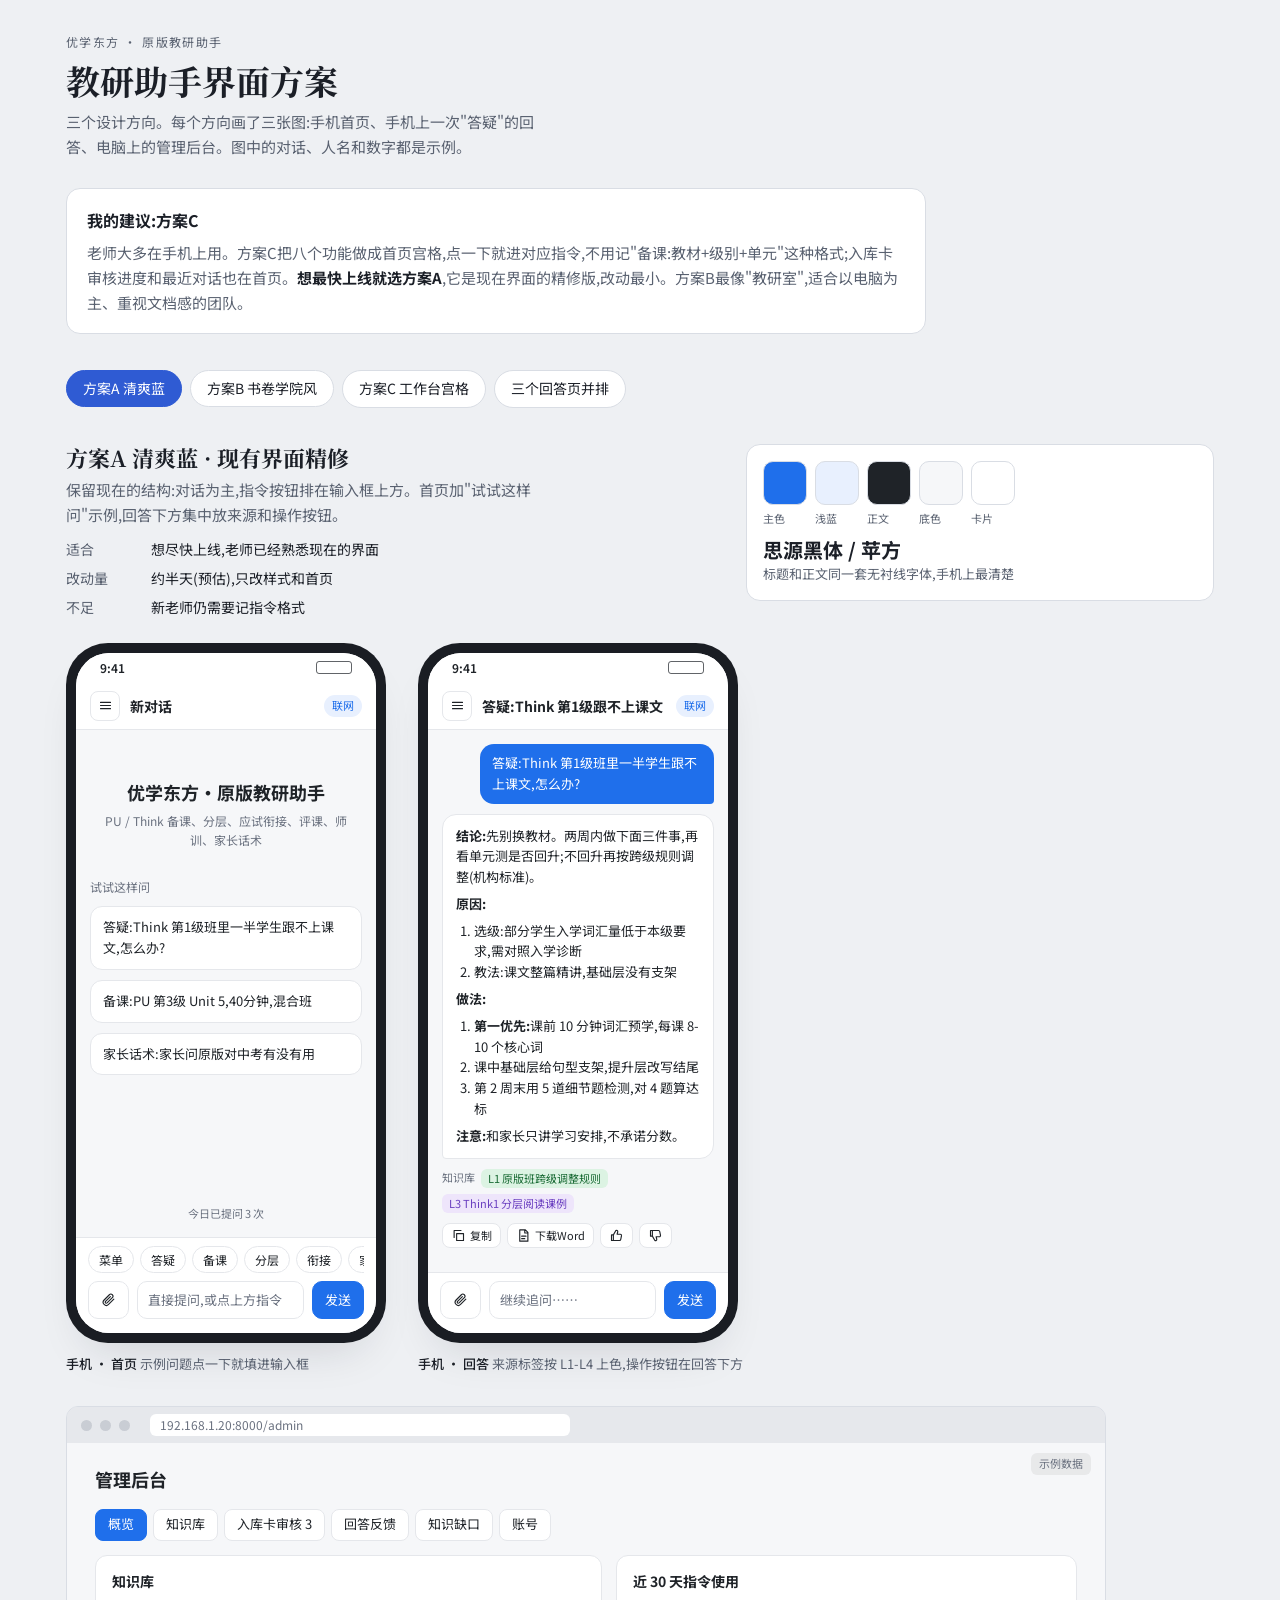
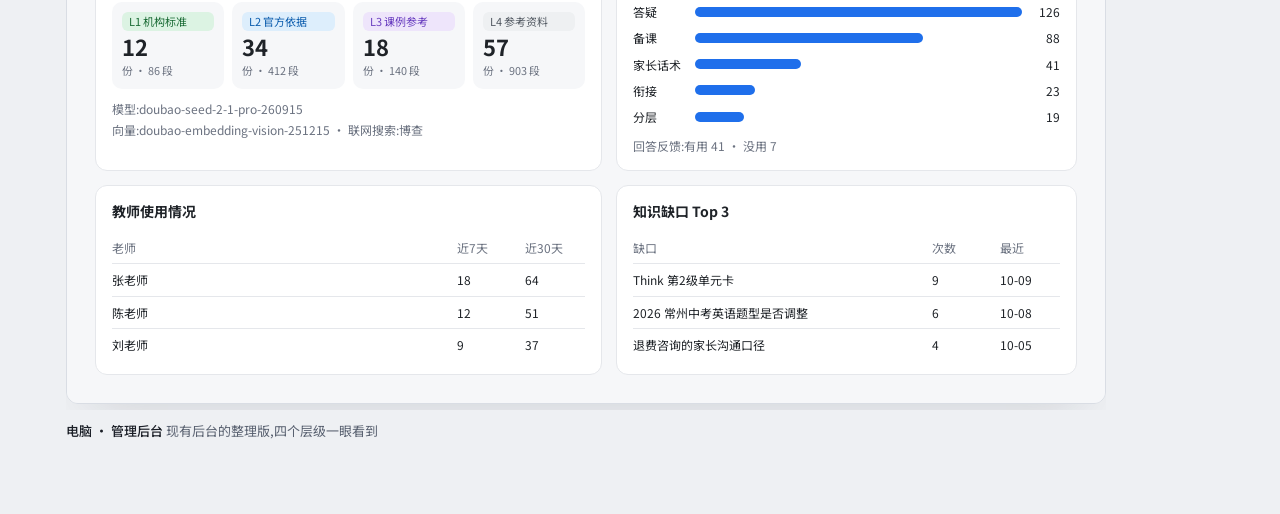
<file: design/界面效果图.html>
<!doctype html>
<html lang="zh-CN">
<head>
<meta charset="utf-8">
<meta name="viewport" content="width=device-width, initial-scale=1, viewport-fit=cover">
<title>教研助手界面方案</title>
<link rel="preconnect" href="https://fonts.googleapis.com">
<link rel="preconnect" href="https://fonts.gstatic.com" crossorigin>
<link rel="stylesheet" href="https://fonts.googleapis.com/css2?family=Noto+Sans+SC:wght@400;500;700&family=Noto+Serif+SC:wght@600;700&display=swap">
<style>
/* 布局:页头 → 建议 → 方案标签页;每个方案先一段说明和色板,再排两部手机和一个浏览器窗口 */
:root {
  --bg: #eef0f3;
  --fg: #1b1f27;
  --muted: #596170;
  --line: #d9dde4;
  --card: #ffffff;
  --accent: #2f5bd3;
  --accent-soft: #e3eafc;
  --bezel: #1a1d23;
  --shadow: rgba(20, 28, 45, .18);
  --font-sans: "Noto Sans SC", "PingFang SC", "Microsoft YaHei", "Hiragino Sans GB", system-ui, sans-serif;
  --font-serif: "Noto Serif SC", "Songti SC", "STSong", "SimSun", serif;
}
@media (prefers-color-scheme: dark) {
  :root:not([data-theme="light"]) {
    --bg: #121418; --fg: #e6e8ec; --muted: #9aa1ad; --line: #2a2e36; --card: #1a1d23;
    --accent: #8aa8ff; --accent-soft: #1f2a45; --bezel: #050608; --shadow: rgba(0, 0, 0, .5);
    color-scheme: dark;
  }
}
:root[data-theme="dark"] {
  --bg: #121418; --fg: #e6e8ec; --muted: #9aa1ad; --line: #2a2e36; --card: #1a1d23;
  --accent: #8aa8ff; --accent-soft: #1f2a45; --bezel: #050608; --shadow: rgba(0, 0, 0, .5);
  color-scheme: dark;
}
* { box-sizing: border-box; }
[hidden] { display: none !important; }
body { margin: 0; background: var(--bg); color: var(--fg); font: 15px/1.65 var(--font-sans); }
.wrap { max-width: 1180px; margin: 0 auto; padding-inline: 16px; padding-block: 32px 72px; display: grid; gap: 28px; }

/* 页头 */
.page-head { display: grid; gap: 8px; }
.eyebrow { font-size: 12px; letter-spacing: .12em; color: var(--muted); }
.page-head h1 { margin: 0; font: 700 clamp(24px, 4vw, 34px)/1.25 var(--font-serif); text-wrap: balance; }
.page-head p { margin: 0; color: var(--muted); max-width: 62ch; }
.advice { background: var(--card); border: 1px solid var(--line); border-radius: 14px; padding: 18px 20px; display: grid; gap: 8px; max-width: 860px; }
.advice h2 { margin: 0; font-size: 16px; }
.advice p { margin: 0; color: var(--muted); }
.advice b { color: var(--fg); }

/* 标签页 */
.tabs { display: flex; gap: 8px; flex-wrap: wrap; position: sticky; top: env(safe-area-inset-top, 0px); z-index: 5; background: var(--bg); padding-block: 8px; }
.tab { font: inherit; font-size: 14px; border: 1px solid var(--line); background: var(--card); color: var(--fg); border-radius: 999px; padding: 6px 16px; cursor: pointer; }
.tab[aria-selected="true"] { background: var(--accent); border-color: var(--accent); color: #fff; }
.tab:focus-visible { outline: 2px solid var(--accent); outline-offset: 2px; }

/* 方案说明 */
.plan { display: grid; gap: 24px; }
.plan-intro { display: grid; grid-template-columns: minmax(0, 1.4fr) minmax(0, 1fr); gap: 24px; align-items: start; }
.plan-intro h2 { margin: 0 0 6px; font: 700 22px/1.3 var(--font-serif); }
.plan-intro p { margin: 0 0 10px; color: var(--muted); max-width: 60ch; }
.facts { display: grid; gap: 6px; margin: 0; padding: 0; list-style: none; font-size: 14px; }
.facts li { display: grid; grid-template-columns: 5.5em minmax(0, 1fr); gap: 8px; }
.facts span { color: var(--muted); }
.swatches { display: grid; gap: 10px; background: var(--card); border: 1px solid var(--line); border-radius: 14px; padding: 16px; }
.swatch-row { display: flex; gap: 8px; flex-wrap: wrap; }
.sw { display: grid; gap: 4px; font-size: 11px; color: var(--muted); font-variant-numeric: tabular-nums; }
.sw i { display: block; width: 44px; height: 44px; border-radius: 10px; border: 1px solid var(--line); }
.type-sample { font-size: 13px; color: var(--muted); }
.type-sample b { display: block; font-size: 20px; color: var(--fg); line-height: 1.3; }

/* 屏幕排布 */
.screens { display: flex; flex-wrap: wrap; gap: 32px; align-items: flex-start; }
.shot { display: grid; gap: 10px; justify-items: start; min-width: 0; }
.cap { font-size: 13px; color: var(--muted); }
.cap b { color: var(--fg); font-weight: 500; }
.desk { width: 100%; }
.scroll-x { overflow-x: auto; max-width: 100%; padding-bottom: 6px; }

/* 手机外框 */
.phone { width: 320px; max-width: 100%; height: 700px; border-radius: 42px; background: var(--bezel); padding: 10px; box-shadow: 0 24px 48px -24px var(--shadow); flex: none; }
.screen { height: 100%; border-radius: 33px; overflow: hidden; display: flex; flex-direction: column; position: relative; }
.sb { height: 30px; flex: none; display: flex; justify-content: space-between; align-items: center; padding: 0 24px; font-size: 12px; font-weight: 600; }
.sb::after { content: ""; width: 34px; height: 11px; border-radius: 3px; border: 1.5px solid currentColor; opacity: .7; }

/* 浏览器外框 */
.browser { width: 1040px; border-radius: 12px; overflow: hidden; border: 1px solid var(--line); box-shadow: 0 24px 48px -28px var(--shadow); }
.chrome { height: 36px; background: #e6e8ec; display: flex; align-items: center; gap: 8px; padding: 0 14px; }
.chrome i { width: 11px; height: 11px; border-radius: 50%; background: #c9cdd4; }
.chrome span { margin-left: 12px; flex: 1; max-width: 420px; height: 22px; border-radius: 6px; background: #fff; color: #6b7280; font-size: 12px; line-height: 22px; padding: 0 10px; }
.sample { position: absolute; top: 10px; right: 14px; font-size: 11px; padding: 2px 8px; border-radius: 6px; background: rgba(0, 0, 0, .06); color: #6b7280; }

.ic { width: 18px; height: 18px; stroke: currentColor; fill: none; stroke-width: 1.8; stroke-linecap: round; stroke-linejoin: round; flex: none; }
.ic.sm { width: 15px; height: 15px; }

/* 层级标签(各方案通用的语义色) */
.tier { display: inline-flex; align-items: center; gap: 4px; font-size: 11px; line-height: 1; padding: 4px 7px; border-radius: 6px; white-space: nowrap; }
.t1 { background: #dcf3e3; color: #1a6b35; }
.t2 { background: #ddeefc; color: #0b5cad; }
.t3 { background: #eee5fb; color: #6a3fc0; }
.t4 { background: #eef0f2; color: #545b64; }

/* ================= 方案A:清爽蓝 ================= */
.ta { --p: #1f6feb; --p-soft: #e8f0fe; --ink: #1f2328; --mut: #6b7280; --ln: #e5e7eb; --base: #f6f7f9; --pn: #ffffff;
  background: var(--base); color: var(--ink); font: 13px/1.6 var(--font-sans); }
.ta-top { flex: none; display: flex; align-items: center; gap: 10px; padding: 8px 14px; background: var(--pn); border-bottom: 1px solid var(--ln); }
.ta-top b { flex: 1; font-size: 14px; white-space: nowrap; overflow: hidden; text-overflow: ellipsis; }
.ta-iconbtn { width: 30px; height: 30px; border: 1px solid var(--ln); border-radius: 8px; display: grid; place-items: center; }
.ta-badge { font-size: 11px; padding: 2px 8px; border-radius: 999px; background: var(--p-soft); color: var(--p); }
.ta-body { flex: 1; overflow-y: auto; padding: 14px; display: flex; flex-direction: column; gap: 10px; }
.ta-hello { text-align: center; padding: 34px 6px 10px; }
.ta-hello h3 { margin: 0 0 4px; font-size: 18px; }
.ta-hello p { margin: 0; color: var(--mut); font-size: 12px; }
.ta-label { font-size: 12px; color: var(--mut); margin-top: 8px; }
.ta-sugg { background: var(--pn); border: 1px solid var(--ln); border-radius: 12px; padding: 10px 12px; }
.ta-quota { text-align: center; font-size: 11px; color: var(--mut); margin-top: auto; }
.ta-composer { flex: none; background: var(--pn); border-top: 1px solid var(--ln); padding: 8px 12px 14px; display: grid; gap: 8px; }
.ta-chips { display: flex; gap: 6px; overflow: hidden; }
.ta-chips span { flex: none; font-size: 12px; border: 1px solid var(--ln); border-radius: 999px; padding: 3px 10px; }
.ta-input { display: flex; gap: 8px; align-items: center; }
.ta-input .box { flex: 1; border: 1px solid var(--ln); border-radius: 10px; height: 38px; display: flex; align-items: center; padding: 0 10px; color: var(--mut); }
.ta-input .btn { height: 38px; padding: 0 12px; border-radius: 10px; display: grid; place-items: center; border: 1px solid var(--ln); }
.ta-input .btn.pri { background: var(--p); border-color: var(--p); color: #fff; }
.ta-user { align-self: flex-end; max-width: 86%; background: var(--p); color: #fff; border-radius: 14px 14px 4px 14px; padding: 9px 12px; }
.ta-bot { background: var(--pn); border: 1px solid var(--ln); border-radius: 14px 14px 14px 4px; padding: 11px 13px; display: grid; gap: 6px; }
.ta-bot p { margin: 0; }
.ta-bot ol { margin: 0; padding-left: 18px; }
.ta-bot strong { font-weight: 700; }
.ta-meta { display: flex; flex-wrap: wrap; gap: 6px; align-items: center; font-size: 11px; color: var(--mut); }
.ta-act { display: flex; gap: 6px; }
.ta-act span { border: 1px solid var(--ln); border-radius: 8px; padding: 3px 8px; display: inline-flex; gap: 4px; align-items: center; font-size: 11px; color: var(--ink); background: var(--pn); }
/* A 后台 */
.ta-admin { display: grid; grid-template-columns: 1fr; padding: 22px 28px 28px; gap: 14px; min-height: 560px; position: relative; }
.ta-admin h4 { margin: 0; font-size: 18px; }
.ta-tabs { display: flex; gap: 6px; }
.ta-tabs span { border: 1px solid var(--ln); background: var(--pn); border-radius: 8px; padding: 4px 12px; font-size: 13px; }
.ta-tabs span.on { background: var(--p); color: #fff; border-color: var(--p); }
.ta-grid { display: grid; grid-template-columns: 1.1fr 1fr; gap: 14px; }
.ta-card { background: var(--pn); border: 1px solid var(--ln); border-radius: 12px; padding: 14px 16px; display: grid; gap: 10px; align-content: start; }
.ta-card h5 { margin: 0; font-size: 14px; }
.ta-tiers { display: grid; grid-template-columns: repeat(4, 1fr); gap: 8px; }
.ta-stat { background: var(--base); border-radius: 10px; padding: 10px; display: grid; gap: 2px; font-variant-numeric: tabular-nums; }
.ta-stat b { font-size: 22px; line-height: 1.2; }
.ta-stat small { color: var(--mut); }
.bars { display: grid; gap: 7px; font-size: 12px; font-variant-numeric: tabular-nums; }
.bar { display: grid; grid-template-columns: 4.5em minmax(0, 1fr) 2.5em; gap: 8px; align-items: center; }
.bar i { display: block; height: 10px; border-radius: 5px; }
.ta .bar i { background: var(--p); }
.bar em { font-style: normal; text-align: right; }
.ta-cfg { font-size: 12px; color: var(--mut); display: grid; gap: 2px; }
.rows { display: grid; font-size: 12px; font-variant-numeric: tabular-nums; }
.rows div { display: grid; grid-template-columns: minmax(0, 1fr) 5em 5em; gap: 8px; padding: 6px 0; border-bottom: 1px solid var(--ln); }
.rows div:last-child { border-bottom: none; }
.rows .h { color: var(--mut); }

/* ================= 方案B:书卷学院风 ================= */
.tb { --ink: #18263a; --paper: #eef1ef; --sheet: #fbfcfb; --rule: #d3dad6; --mut: #5d6b74; --brass: #9a722b; --deep: #1f3b57;
  background: var(--paper); color: var(--ink); font: 13px/1.65 var(--font-sans); }
.tb .serif { font-family: var(--font-serif); }
.tb-head { flex: none; padding: 12px 18px 10px; display: grid; gap: 2px; }
.tb-eyebrow { font-size: 11px; letter-spacing: .14em; color: var(--brass); }
.tb-head h3 { margin: 0; font: 700 22px/1.3 var(--font-serif); }
.tb-head small { color: var(--mut); }
.tb-body { flex: 1; min-height: 0; overflow-y: auto; padding: 4px 18px 14px; display: flex; flex-direction: column; gap: 14px; }
.tb-body > * { flex: none; }
.tb-sec { font: 600 13px/1.4 var(--font-serif); color: var(--deep); border-bottom: 1px solid var(--rule); padding-bottom: 6px; display: flex; justify-content: space-between; }
.tb-sec small { font-family: var(--font-sans); font-weight: 400; color: var(--mut); font-size: 11px; }
.catalog { display: grid; gap: 6px; }
.cat { display: grid; grid-template-columns: 30px minmax(0, 1fr) auto; align-items: center; background: var(--sheet); border: 1px solid var(--rule); border-radius: 6px; overflow: hidden; font-variant-numeric: tabular-nums; }
.cat b { height: 100%; display: grid; place-items: center; color: #fff; font-size: 11px; font-weight: 700; padding: 8px 0; }
.cat span { padding: 0 10px; }
.cat em { font-style: normal; color: var(--mut); padding-right: 10px; font-size: 12px; }
.c1 { background: #2f6b4f; } .c2 { background: #2c5d8a; } .c3 { background: #6a4c93; } .c4 { background: #6b6f76; }
.toc { display: grid; }
.toc div { display: flex; align-items: baseline; gap: 6px; padding: 7px 0; border-bottom: 1px dashed var(--rule); }
.toc b { font: 600 14px/1.3 var(--font-serif); white-space: nowrap; }
.toc i { flex: 1; border-bottom: 1px dotted var(--mut); transform: translateY(-3px); opacity: .5; min-width: 12px; }
.toc span { color: var(--mut); font-size: 11px; text-align: right; }
.tb-compose { flex: none; padding: 10px 18px 16px; display: flex; gap: 10px; align-items: center; border-top: 1px solid var(--rule); background: var(--sheet); }
.tb-compose .line { flex: 1; border-bottom: 1.5px solid var(--ink); padding: 6px 2px; color: var(--mut); }
.tb-compose .send { width: 36px; height: 36px; border-radius: 50%; background: var(--deep); color: #fff; display: grid; place-items: center; }
.tb-bar { flex: none; display: flex; align-items: center; gap: 8px; padding: 8px 16px; border-bottom: 1px solid var(--rule); font: 600 15px/1.4 var(--font-serif); }
.tb-q { border-left: 3px solid var(--brass); padding: 2px 0 2px 10px; display: grid; gap: 2px; }
.tb-q small { color: var(--mut); font-size: 11px; }
.tb-q p { margin: 0; font: 600 14px/1.5 var(--font-serif); }
.form { background: var(--sheet); border: 1px solid var(--rule); border-radius: 8px; overflow: hidden; }
.form > div { display: grid; grid-template-columns: 38px minmax(0, 1fr); border-bottom: 1px solid var(--rule); }
.form > div:last-child { border-bottom: none; }
.form dt { writing-mode: vertical-rl; letter-spacing: .3em; font: 600 12px/1 var(--font-serif); color: var(--deep); background: #e5ebe8; display: grid; place-items: center; padding: 8px 0; }
.form dd { margin: 0; padding: 8px 10px; display: grid; gap: 4px; }
.form dd p { margin: 0; }
.chip-b { display: inline-block; font-size: 10.5px; border: 1px solid var(--rule); border-radius: 4px; padding: 0 5px; margin-right: 4px; color: var(--deep); background: #f1f4f2; }
.chip-b.first { border-color: var(--brass); color: var(--brass); background: #f8f2e6; }
.cards { display: grid; gap: 6px; }
.icard { display: grid; grid-template-columns: 46px minmax(0, 1fr); background: var(--sheet); border: 1px solid var(--rule); border-radius: 6px; overflow: hidden; font-size: 12px; }
.icard b { color: #fff; display: grid; place-items: center; font-size: 11px; line-height: 1.2; text-align: center; padding: 6px 2px; }
.icard span { padding: 7px 10px; }
.icard small { display: block; color: var(--mut); font-size: 10.5px; }
.tb-acts { display: flex; justify-content: space-between; font-size: 12px; color: var(--deep); padding-top: 2px; }
.tb-acts span { display: inline-flex; gap: 4px; align-items: center; }
/* B 后台 */
.tb-admin { display: grid; grid-template-columns: 190px minmax(0, 1fr); min-height: 580px; position: relative; }
.tb-nav { background: var(--deep); color: #dfe7ee; padding: 22px 0; display: grid; align-content: start; gap: 2px; }
.tb-nav b { font: 700 16px/1.3 var(--font-serif); color: #fff; padding: 0 20px 14px; }
.tb-nav span { padding: 7px 20px; font-size: 13px; display: flex; justify-content: space-between; }
.tb-nav span.on { background: rgba(255, 255, 255, .1); border-left: 3px solid #d6b26a; padding-left: 17px; color: #fff; }
.tb-nav em { font-style: normal; background: #d6b26a; color: var(--deep); border-radius: 8px; font-size: 11px; padding: 0 6px; }
.tb-main { padding: 22px 28px; display: grid; gap: 18px; align-content: start; background: var(--paper); }
.tb-main h4 { margin: 0; font: 700 20px/1.3 var(--font-serif); }
.stack { display: flex; height: 16px; border-radius: 4px; overflow: hidden; }
.legend { display: flex; gap: 14px; font-size: 12px; color: var(--mut); flex-wrap: wrap; font-variant-numeric: tabular-nums; }
.legend i { display: inline-block; width: 9px; height: 9px; border-radius: 2px; margin-right: 4px; }
.ledger { width: 100%; border-collapse: collapse; background: var(--sheet); border: 1px solid var(--rule); font-size: 12.5px; font-variant-numeric: tabular-nums; }
.ledger th { text-align: left; font: 600 12px/1.4 var(--font-serif); color: var(--deep); background: #e5ebe8; padding: 7px 10px; }
.ledger td { padding: 7px 10px; border-top: 1px solid var(--rule); }
.ledger .btn { border: 1px solid var(--deep); color: var(--deep); border-radius: 4px; padding: 1px 8px; font-size: 12px; }
.tb-two { display: grid; grid-template-columns: 1.3fr 1fr; gap: 18px; }

/* ================= 方案C:工作台宫格 ================= */
.tc { --o: #f26a21; --o-soft: #fff1e8; --ink: #222326; --mut: #75777d; --ln: #ececec; --base: #f5f5f3; --pn: #ffffff;
  background: var(--base); color: var(--ink); font: 13px/1.55 var(--font-sans); }
.tc-hero { flex: none; background: var(--o); color: #fff; padding: 6px 16px 18px; display: grid; gap: 4px; border-radius: 0 0 22px 22px; }
.tc-hero .sbw { color: #fff; }
.tc-hero h3 { margin: 4px 0 0; font-size: 20px; }
.tc-hero p { margin: 0; opacity: .9; font-size: 12px; }
.tc-search { margin-top: 10px; background: #fff; color: var(--mut); border-radius: 12px; height: 40px; display: flex; align-items: center; gap: 8px; padding: 0 12px; }
.tc-body { flex: 1; min-height: 0; overflow-y: auto; padding: 14px; display: flex; flex-direction: column; gap: 12px; }
.tc-body > * { flex: none; }
.tiles { display: grid; grid-template-columns: repeat(4, 1fr); gap: 6px; background: var(--pn); border-radius: 16px; padding: 12px 6px; }
.tile { display: grid; justify-items: center; gap: 4px; text-align: center; }
.tile .ib { width: 40px; height: 40px; border-radius: 12px; background: var(--o-soft); color: var(--o); display: grid; place-items: center; }
.tile b { font-size: 12px; font-weight: 500; }
.tile small { font-size: 10px; color: var(--mut); line-height: 1.2; }
.panel { background: var(--pn); border-radius: 16px; padding: 12px 14px; display: grid; gap: 8px; }
.panel h6 { margin: 0; font-size: 13px; display: flex; justify-content: space-between; }
.panel h6 small { font-weight: 400; color: var(--mut); }
.li { display: flex; gap: 8px; align-items: center; font-size: 12px; }
.li span { flex: 1; min-width: 0; white-space: nowrap; overflow: hidden; text-overflow: ellipsis; }
.li em { font-style: normal; font-size: 11px; color: var(--mut); }
.pill { font-size: 10.5px; border-radius: 999px; padding: 1px 8px; white-space: nowrap; }
.pill.wait { background: #fff4d6; color: #8a5a00; }
.pill.ok { background: #e3f5e8; color: #1f7a3c; }
.tabbar { flex: none; display: grid; grid-template-columns: repeat(4, 1fr); background: var(--pn); border-top: 1px solid var(--ln); padding: 6px 0 14px; }
.tabbar span { display: grid; justify-items: center; gap: 2px; font-size: 10.5px; color: var(--mut); }
.tabbar span.on { color: var(--o); }
.tc-bar { flex: none; display: flex; align-items: center; gap: 8px; padding: 8px 14px; background: var(--pn); border-bottom: 1px solid var(--ln); }
.tc-bar b { flex: 1; font-size: 14px; white-space: nowrap; overflow: hidden; text-overflow: ellipsis; }
.tc-bar .pill { background: var(--o-soft); color: var(--o); }
.tc-user { justify-self: end; max-width: 86%; background: var(--ink); color: #fff; border-radius: 16px 16px 4px 16px; padding: 9px 12px; }
.answer { background: var(--pn); border-radius: 16px; padding: 12px 14px; display: grid; gap: 10px; }
.concl { background: var(--o-soft); border-radius: 12px; padding: 9px 11px; }
.concl b { color: var(--o); display: block; font-size: 11px; margin-bottom: 2px; }
.sec h6 { margin: 0 0 4px; font-size: 12px; color: var(--mut); font-weight: 500; }
.sec p { margin: 0; }
.steps { display: grid; gap: 6px; }
.step { display: grid; grid-template-columns: 20px minmax(0, 1fr); gap: 8px; }
.step i { width: 20px; height: 20px; border-radius: 50%; background: var(--ink); color: #fff; font-style: normal; font-size: 11px; display: grid; place-items: center; }
.step.first i { background: var(--o); }
.tagx { display: inline-block; font-size: 10.5px; padding: 0 6px; border-radius: 6px; background: #f0f0ee; color: var(--ink); margin-right: 4px; }
.tagx.hot { background: var(--o); color: #fff; }
.foot { display: flex; flex-wrap: wrap; gap: 6px; align-items: center; font-size: 11px; color: var(--mut); border-top: 1px dashed var(--ln); padding-top: 8px; }
.actbar { flex: none; display: grid; gap: 8px; background: var(--pn); border-top: 1px solid var(--ln); padding: 8px 12px 14px; }
.acts4 { display: grid; grid-template-columns: repeat(4, 1fr); gap: 6px; }
.acts4 span { display: flex; justify-content: center; gap: 4px; align-items: center; font-size: 11.5px; background: var(--base); border-radius: 10px; padding: 6px 0; }
.ask { display: flex; gap: 8px; align-items: center; }
.ask .plus { width: 34px; height: 34px; border-radius: 50%; border: 1px solid var(--ln); display: grid; place-items: center; }
.ask .box { flex: 1; height: 36px; border-radius: 18px; background: var(--base); color: var(--mut); display: flex; align-items: center; padding: 0 14px; }
.ask .go { width: 36px; height: 36px; border-radius: 50%; background: var(--o); color: #fff; display: grid; place-items: center; }
/* C 后台 */
.tc-admin { display: grid; min-height: 580px; position: relative; }
.tc-top { background: var(--pn); border-bottom: 1px solid var(--ln); display: flex; align-items: center; gap: 22px; padding: 0 28px; height: 54px; font-size: 13px; }
.tc-top b { font-size: 15px; }
.tc-top span.on { color: var(--o); font-weight: 500; box-shadow: inset 0 -2px 0 var(--o); padding: 17px 0; }
.tc-main { padding: 20px 28px 26px; display: grid; gap: 14px; align-content: start; }
.kpis { display: grid; grid-template-columns: repeat(4, 1fr); gap: 12px; }
.kpi { background: var(--pn); border-radius: 14px; padding: 14px 16px; display: grid; gap: 2px; font-variant-numeric: tabular-nums; }
.kpi small { color: var(--mut); }
.kpi b { font-size: 26px; line-height: 1.2; }
.kpi.alert b { color: var(--o); }
.tc-cols { display: grid; grid-template-columns: 1fr 1fr; gap: 14px; }
.rank { display: grid; gap: 8px; font-size: 12.5px; }
.rank div { display: grid; grid-template-columns: 22px minmax(0, 1fr) auto; gap: 8px; align-items: center; }
.rank i { font-style: normal; width: 22px; height: 22px; border-radius: 6px; background: var(--base); display: grid; place-items: center; font-size: 11px; font-variant-numeric: tabular-nums; }
.rank div:first-child i { background: var(--o); color: #fff; }
.quote { font-size: 12.5px; display: grid; gap: 2px; padding: 8px 10px; background: var(--base); border-radius: 10px; }
.quote small { color: var(--mut); }

/* 对比 */
.compare { display: flex; flex-wrap: wrap; gap: 32px; }

@media (max-width: 760px) {
  .plan-intro { grid-template-columns: minmax(0, 1fr); }
  .screens { gap: 24px; justify-content: center; }
  .shot { justify-items: center; }
  .desk .shot { justify-items: start; }
}
@media (prefers-reduced-motion: no-preference) {
  .tab { transition: background .15s, color .15s; }
}
</style>
</head>
<body>
<svg width="0" height="0" style="position:absolute" aria-hidden="true">
  <symbol id="i-menu" viewBox="0 0 24 24"><path d="M4 7h16M4 12h16M4 17h16"/></symbol>
  <symbol id="i-clip" viewBox="0 0 24 24"><path d="M20.5 11.5l-8.4 8.4a5 5 0 0 1-7.1-7.1l8.4-8.4a3.3 3.3 0 0 1 4.7 4.7l-8.4 8.4a1.7 1.7 0 0 1-2.4-2.4l7.7-7.7"/></symbol>
  <symbol id="i-send" viewBox="0 0 24 24"><path d="M4 12l16-8-6 16-2.6-6.4z"/></symbol>
  <symbol id="i-up" viewBox="0 0 24 24"><path d="M7 11v9H4v-9zM7 11l4-7a2 2 0 0 1 3 2l-1 4h5a2 2 0 0 1 2 2.3l-1.2 6A2 2 0 0 1 16.8 20H7"/></symbol>
  <symbol id="i-down" viewBox="0 0 24 24"><path d="M7 13V4H4v9zM7 13l4 7a2 2 0 0 0 3-2l-1-4h5a2 2 0 0 0 2-2.3l-1.2-6A2 2 0 0 0 16.8 4H7"/></symbol>
  <symbol id="i-copy" viewBox="0 0 24 24"><path d="M9 9h11v11H9zM5 15V4h11"/></symbol>
  <symbol id="i-doc" viewBox="0 0 24 24"><path d="M6 3h9l4 4v14H6zM14 3v5h5M9 13h7M9 17h5"/></symbol>
  <symbol id="i-globe" viewBox="0 0 24 24"><circle cx="12" cy="12" r="9"/><path d="M3 12h18M12 3c3 3.5 3 14.5 0 18-3-3.5-3-14.5 0-18"/></symbol>
  <symbol id="i-plus" viewBox="0 0 24 24"><path d="M12 5v14M5 12h14"/></symbol>
  <symbol id="i-back" viewBox="0 0 24 24"><path d="M15 5l-7 7 7 7"/></symbol>
  <symbol id="i-chat" viewBox="0 0 24 24"><path d="M4 5h16v11H9l-5 4z"/></symbol>
  <symbol id="i-pen" viewBox="0 0 24 24"><path d="M4 20h4L19 9l-4-4L4 16zM13 7l4 4"/></symbol>
  <symbol id="i-layers" viewBox="0 0 24 24"><path d="M12 3l9 5-9 5-9-5zM3 13l9 5 9-5"/></symbol>
  <symbol id="i-link" viewBox="0 0 24 24"><path d="M10 14a4 4 0 0 0 5.7 0l3-3a4 4 0 0 0-5.7-5.7l-1 1M14 10a4 4 0 0 0-5.7 0l-3 3a4 4 0 0 0 5.7 5.7l1-1"/></symbol>
  <symbol id="i-parent" viewBox="0 0 24 24"><circle cx="9" cy="8" r="3"/><path d="M3 20c0-3.3 2.7-6 6-6s6 2.7 6 6"/><circle cx="17" cy="9" r="2.2"/><path d="M15.5 14.2c3 .2 5.5 2.6 5.5 5.8"/></symbol>
  <symbol id="i-eye" viewBox="0 0 24 24"><path d="M2 12s3.6-7 10-7 10 7 10 7-3.6 7-10 7S2 12 2 12z"/><circle cx="12" cy="12" r="3"/></symbol>
  <symbol id="i-board" viewBox="0 0 24 24"><path d="M3 4h18v12H3zM8 20l4-4 4 4"/></symbol>
  <symbol id="i-search" viewBox="0 0 24 24"><circle cx="11" cy="11" r="7"/><path d="M20 20l-4-4"/></symbol>
  <symbol id="i-home" viewBox="0 0 24 24"><path d="M3 11l9-7 9 7v9h-6v-6H9v6H3z"/></symbol>
  <symbol id="i-folder" viewBox="0 0 24 24"><path d="M3 6h6l2 2h10v11H3z"/></symbol>
  <symbol id="i-user" viewBox="0 0 24 24"><circle cx="12" cy="8" r="4"/><path d="M4 21c0-4.4 3.6-8 8-8s8 3.6 8 8"/></symbol>
</svg>

<div class="wrap">
  <header class="page-head">
    <div class="eyebrow">优学东方 · 原版教研助手</div>
    <h1>教研助手界面方案</h1>
    <p>三个设计方向。每个方向画了三张图:手机首页、手机上一次"答疑"的回答、电脑上的管理后台。图中的对话、人名和数字都是示例。</p>
  </header>

  <section class="advice" aria-label="建议">
    <h2>我的建议:方案C</h2>
    <p>老师大多在手机上用。方案C把八个功能做成首页宫格,点一下就进对应指令,不用记"备课:教材+级别+单元"这种格式;入库卡审核进度和最近对话也在首页。<b>想最快上线就选方案A</b>,它是现在界面的精修版,改动最小。方案B最像"教研室",适合以电脑为主、重视文档感的团队。</p>
  </section>

  <nav class="tabs" role="tablist" aria-label="设计方案">
    <button class="tab" role="tab" id="tab-a" aria-controls="plan-a" aria-selected="true" data-tab="a">方案A 清爽蓝</button>
    <button class="tab" role="tab" id="tab-b" aria-controls="plan-b" aria-selected="false" data-tab="b">方案B 书卷学院风</button>
    <button class="tab" role="tab" id="tab-c" aria-controls="plan-c" aria-selected="false" data-tab="c">方案C 工作台宫格</button>
    <button class="tab" role="tab" id="tab-compare" aria-controls="plan-compare" aria-selected="false" data-tab="compare">三个回答页并排</button>
  </nav>

  <!-- ===================== 方案A ===================== -->
  <section class="plan" id="plan-a" role="tabpanel" aria-labelledby="tab-a">
    <div class="plan-intro">
      <div>
        <h2>方案A 清爽蓝 · 现有界面精修</h2>
        <p>保留现在的结构:对话为主,指令按钮排在输入框上方。首页加"试试这样问"示例,回答下方集中放来源和操作按钮。</p>
        <ul class="facts">
          <li><span>适合</span>想尽快上线,老师已经熟悉现在的界面</li>
          <li><span>改动量</span>约半天(预估),只改样式和首页</li>
          <li><span>不足</span>新老师仍需要记指令格式</li>
        </ul>
      </div>
      <div class="swatches">
        <div class="swatch-row">
          <div class="sw"><i style="background:#1f6feb"></i>主色</div>
          <div class="sw"><i style="background:#e8f0fe"></i>浅蓝</div>
          <div class="sw"><i style="background:#1f2328"></i>正文</div>
          <div class="sw"><i style="background:#f6f7f9"></i>底色</div>
          <div class="sw"><i style="background:#ffffff"></i>卡片</div>
        </div>
        <div class="type-sample"><b style="font-family:var(--font-sans)">思源黑体 / 苹方</b>标题和正文同一套无衬线字体,手机上最清楚</div>
      </div>
    </div>

    <div class="screens">
      <figure class="shot" style="margin:0">
        <div class="phone"><div class="screen ta">
          <div class="sb" style="background:#fff">9:41</div>
          <div class="ta-top"><span class="ta-iconbtn"><svg class="ic sm"><use href="#i-menu"/></svg></span><b>新对话</b><span class="ta-badge">联网</span></div>
          <div class="ta-body">
            <div class="ta-hello"><h3>优学东方·原版教研助手</h3><p>PU / Think 备课、分层、应试衔接、评课、师训、家长话术</p></div>
            <div class="ta-label">试试这样问</div>
            <div class="ta-sugg">答疑:Think 第1级班里一半学生跟不上课文,怎么办?</div>
            <div class="ta-sugg">备课:PU 第3级 Unit 5,40分钟,混合班</div>
            <div class="ta-sugg">家长话术:家长问原版对中考有没有用</div>
            <div class="ta-quota">今日已提问 3 次</div>
          </div>
          <div class="ta-composer">
            <div class="ta-chips"><span>菜单</span><span>答疑</span><span>备课</span><span>分层</span><span>衔接</span><span>家长话术</span></div>
            <div class="ta-input"><span class="btn"><svg class="ic sm"><use href="#i-clip"/></svg></span><span class="box">直接提问,或点上方指令</span><span class="btn pri">发送</span></div>
          </div>
        </div></div>
        <figcaption class="cap"><b>手机 · 首页</b> 示例问题点一下就填进输入框</figcaption>
      </figure>

      <figure class="shot" style="margin:0" data-compare="方案A 清爽蓝">
        <div class="phone"><div class="screen ta">
          <div class="sb" style="background:#fff">9:41</div>
          <div class="ta-top"><span class="ta-iconbtn"><svg class="ic sm"><use href="#i-menu"/></svg></span><b>答疑:Think 第1级跟不上课文</b><span class="ta-badge">联网</span></div>
          <div class="ta-body">
            <div class="ta-user">答疑:Think 第1级班里一半学生跟不上课文,怎么办?</div>
            <div class="ta-bot">
              <p><strong>结论:</strong>先别换教材。两周内做下面三件事,再看单元测是否回升;不回升再按跨级规则调整(机构标准)。</p>
              <p><strong>原因:</strong></p>
              <ol><li>选级:部分学生入学词汇量低于本级要求,需对照入学诊断</li><li>教法:课文整篇精讲,基础层没有支架</li></ol>
              <p><strong>做法:</strong></p>
              <ol><li><strong>第一优先:</strong>课前 10 分钟词汇预学,每课 8-10 个核心词</li><li>课中基础层给句型支架,提升层改写结尾</li><li>第 2 周末用 5 道细节题检测,对 4 题算达标</li></ol>
              <p><strong>注意:</strong>和家长只讲学习安排,不承诺分数。</p>
            </div>
            <div class="ta-meta">知识库 <span class="tier t1">L1 原版班跨级调整规则</span><span class="tier t3">L3 Think1 分层阅读课例</span></div>
            <div class="ta-act"><span><svg class="ic sm"><use href="#i-copy"/></svg>复制</span><span><svg class="ic sm"><use href="#i-doc"/></svg>下载Word</span><span><svg class="ic sm"><use href="#i-up"/></svg></span><span><svg class="ic sm"><use href="#i-down"/></svg></span></div>
          </div>
          <div class="ta-composer">
            <div class="ta-input"><span class="btn"><svg class="ic sm"><use href="#i-clip"/></svg></span><span class="box">继续追问……</span><span class="btn pri">发送</span></div>
          </div>
        </div></div>
        <figcaption class="cap"><b>手机 · 回答</b> 来源标签按 L1-L4 上色,操作按钮在回答下方</figcaption>
      </figure>

      <figure class="shot desk" style="margin:0">
        <div class="scroll-x"><div class="browser">
          <div class="chrome"><i></i><i></i><i></i><span>192.168.1.20:8000/admin</span></div>
          <div class="ta ta-admin">
            <span class="sample">示例数据</span>
            <h4>管理后台</h4>
            <div class="ta-tabs"><span class="on">概览</span><span>知识库</span><span>入库卡审核 3</span><span>回答反馈</span><span>知识缺口</span><span>账号</span></div>
            <div class="ta-grid">
              <div class="ta-card">
                <h5>知识库</h5>
                <div class="ta-tiers">
                  <div class="ta-stat"><span class="tier t1">L1 机构标准</span><b>12</b><small>份 · 86 段</small></div>
                  <div class="ta-stat"><span class="tier t2">L2 官方依据</span><b>34</b><small>份 · 412 段</small></div>
                  <div class="ta-stat"><span class="tier t3">L3 课例参考</span><b>18</b><small>份 · 140 段</small></div>
                  <div class="ta-stat"><span class="tier t4">L4 参考资料</span><b>57</b><small>份 · 903 段</small></div>
                </div>
                <div class="ta-cfg"><span>模型:doubao-seed-2-1-pro-260915</span><span>向量:doubao-embedding-vision-251215 · 联网搜索:博查</span></div>
              </div>
              <div class="ta-card">
                <h5>近 30 天指令使用</h5>
                <div class="bars">
                  <div class="bar"><span>答疑</span><i style="width:100%"></i><em>126</em></div>
                  <div class="bar"><span>备课</span><i style="width:69.8%"></i><em>88</em></div>
                  <div class="bar"><span>家长话术</span><i style="width:32.5%"></i><em>41</em></div>
                  <div class="bar"><span>衔接</span><i style="width:18.3%"></i><em>23</em></div>
                  <div class="bar"><span>分层</span><i style="width:15.1%"></i><em>19</em></div>
                </div>
                <div class="ta-cfg">回答反馈:有用 41 · 没用 7</div>
              </div>
              <div class="ta-card">
                <h5>教师使用情况</h5>
                <div class="rows">
                  <div class="h"><span>老师</span><span>近7天</span><span>近30天</span></div>
                  <div><span>张老师</span><span>18</span><span>64</span></div>
                  <div><span>陈老师</span><span>12</span><span>51</span></div>
                  <div><span>刘老师</span><span>9</span><span>37</span></div>
                </div>
              </div>
              <div class="ta-card">
                <h5>知识缺口 Top 3</h5>
                <div class="rows">
                  <div class="h"><span>缺口</span><span>次数</span><span>最近</span></div>
                  <div><span>Think 第2级单元卡</span><span>9</span><span>10-09</span></div>
                  <div><span>2026 常州中考英语题型是否调整</span><span>6</span><span>10-08</span></div>
                  <div><span>退费咨询的家长沟通口径</span><span>4</span><span>10-05</span></div>
                </div>
              </div>
            </div>
          </div>
        </div></div>
        <figcaption class="cap"><b>电脑 · 管理后台</b> 现有后台的整理版,四个层级一眼看到</figcaption>
      </figure>
    </div>
  </section>

  <!-- ===================== 方案B ===================== -->
  <section class="plan" id="plan-b" role="tabpanel" aria-labelledby="tab-b" hidden>
    <div class="plan-intro">
      <div>
        <h2>方案B 书卷学院风 · 教研室的文档感</h2>
        <p>以"教参"为灵感:首页像一本教研手册的目录,四级知识库画成卡片索引;回答排成带竖排标签的表格,像一页教案。</p>
        <ul class="facts">
          <li><span>适合</span>以电脑为主,重视规范和文档感,常把回答打印或转发</li>
          <li><span>改动量</span>约 1.5 天(预估),回答需要按"结论/原因/做法"分块渲染</li>
          <li><span>不足</span>衬线标题在部分安卓机上需要额外加载字体</li>
        </ul>
      </div>
      <div class="swatches">
        <div class="swatch-row">
          <div class="sw"><i style="background:#1f3b57"></i>墨蓝</div>
          <div class="sw"><i style="background:#9a722b"></i>铜色</div>
          <div class="sw"><i style="background:#18263a"></i>正文</div>
          <div class="sw"><i style="background:#eef1ef"></i>纸色</div>
          <div class="sw"><i style="background:#fbfcfb"></i>卡片</div>
        </div>
        <div class="type-sample"><b style="font-family:var(--font-serif)">思源宋体 标题</b>正文仍用黑体,只在标题和栏目名用宋体</div>
      </div>
    </div>

    <div class="screens">
      <figure class="shot" style="margin:0">
        <div class="phone"><div class="screen tb">
          <div class="sb">9:41</div>
          <div class="tb-head">
            <span class="tb-eyebrow">优学东方 · 原版教研室</span>
            <h3>今天备哪一课?</h3>
            <small>10月10日 星期六 · 张老师</small>
          </div>
          <div class="tb-body">
            <div class="tb-sec">四级知识库<small>示例数据</small></div>
            <div class="catalog">
              <div class="cat"><b class="c1">L1</b><span>机构标准</span><em>12 份</em></div>
              <div class="cat"><b class="c2">L2</b><span>官方依据</span><em>34 份</em></div>
              <div class="cat"><b class="c3">L3</b><span>课例参考</span><em>18 份</em></div>
              <div class="cat"><b class="c4">L4</b><span>参考资料</span><em>57 份</em></div>
            </div>
            <div class="tb-sec">目录<small>点一项开始</small></div>
            <div class="toc">
              <div><b>答疑</b><i></i><span>教学方法 · 质疑原版</span></div>
              <div><b>备课</b><i></i><span>输出完整教案</span></div>
              <div><b>分层</b><i></i><span>分班规则 · 三档任务</span></div>
              <div><b>衔接</b><i></i><span>对应译林版和中考题型</span></div>
              <div><b>家长话术</b><i></i><span>合规的两个版本</span></div>
              <div><b>评课</b><i></i><span>五个维度给等级</span></div>
            </div>
          </div>
          <div class="tb-compose"><span class="line">向教研室提问……</span><span class="send"><svg class="ic sm"><use href="#i-send"/></svg></span></div>
        </div></div>
        <figcaption class="cap"><b>手机 · 首页</b> 目录式功能列表,知识库像卡片索引</figcaption>
      </figure>

      <figure class="shot" style="margin:0" data-compare="方案B 书卷学院风">
        <div class="phone"><div class="screen tb">
          <div class="sb">9:41</div>
          <div class="tb-bar"><svg class="ic sm"><use href="#i-back"/></svg>答疑</div>
          <div class="tb-body" style="padding-top:12px">
            <div class="tb-q"><small>张老师 · 14:05</small><p>Think 第1级班里一半学生跟不上课文,怎么办?</p></div>
            <dl class="form" style="margin:0">
              <div><dt>结论</dt><dd><p>先别换教材。两周内做完下面三件事再看单元测;不回升再按跨级规则调整。</p></dd></div>
              <div><dt>原因</dt><dd><p><span class="chip-b">选级</span>部分学生入学词汇量低于本级要求</p><p><span class="chip-b">教法</span>课文整篇精讲,基础层没有支架</p></dd></div>
              <div><dt>做法</dt><dd><p><span class="chip-b first">第一优先</span>课前 10 分钟词汇预学,每课 8-10 个核心词</p><p>课中基础层给句型支架,提升层改写结尾</p><p>第 2 周末 5 道细节题检测,对 4 题算达标</p></dd></div>
              <div><dt>注意</dt><dd><p>和家长只讲学习安排,不承诺分数。</p></dd></div>
            </dl>
            <div class="tb-sec">依据</div>
            <div class="cards">
              <div class="icard"><b class="c1">L1<br>标准</b><span>原版班跨级调整规则.md<small>机构标准 · 教研负责人确认</small></span></div>
              <div class="icard"><b class="c3">L3<br>课例</b><span>Think1 分层阅读课例.docx<small>课例参考</small></span></div>
            </div>
            <div class="tb-acts"><span><svg class="ic sm"><use href="#i-doc"/></svg>下载 Word</span><span><svg class="ic sm"><use href="#i-copy"/></svg>复制</span><span><svg class="ic sm"><use href="#i-up"/></svg>有用</span><span><svg class="ic sm"><use href="#i-down"/></svg>没用</span></div>
          </div>
        </div></div>
        <figcaption class="cap"><b>手机 · 回答</b> 竖排栏目像一页教案,依据用索引卡列出</figcaption>
      </figure>

      <figure class="shot desk" style="margin:0">
        <div class="scroll-x"><div class="browser">
          <div class="chrome"><i></i><i></i><i></i><span>192.168.1.20:8000/admin</span></div>
          <div class="tb tb-admin">
            <span class="sample">示例数据</span>
            <nav class="tb-nav"><b>教研台账</b><span class="on">总览</span><span>知识库</span><span>入库卡审核 <em>3</em></span><span>回答反馈</span><span>知识缺口</span><span>账号</span></nav>
            <div class="tb-main">
              <h4>台账总览 · 2026年10月</h4>
              <div style="display:grid;gap:8px">
                <div class="tb-sec" style="border:none;padding:0">知识库分段构成 · 共 1541 段</div>
                <div class="stack"><i class="c1" style="width:5.6%"></i><i class="c2" style="width:26.7%"></i><i class="c3" style="width:9.1%"></i><i class="c4" style="width:58.6%"></i></div>
                <div class="legend"><span><i class="c1"></i>L1 机构标准 86</span><span><i class="c2"></i>L2 官方依据 412</span><span><i class="c3"></i>L3 课例参考 140</span><span><i class="c4"></i>L4 参考资料 903</span></div>
              </div>
              <div class="tb-two">
                <table class="ledger">
                  <thead><tr><th>待审核入库卡</th><th>归入</th><th>提交</th><th></th></tr></thead>
                  <tbody>
                    <tr><td>课例库_Think_L1_分层阅读三档任务</td><td>课例库</td><td>10-09</td><td><span class="btn">审核</span></td></tr>
                    <tr><td>课例库_PU_L3_词汇接龙分层</td><td>课例库</td><td>10-08</td><td><span class="btn">审核</span></td></tr>
                    <tr><td>通用_家长会原版说明口径</td><td>机构标准库</td><td>10-07</td><td><span class="btn">审核</span></td></tr>
                  </tbody>
                </table>
                <table class="ledger">
                  <thead><tr><th>知识缺口(近90天)</th><th>次数</th></tr></thead>
                  <tbody>
                    <tr><td>Think 第2级单元卡</td><td>9</td></tr>
                    <tr><td>2026 常州中考英语题型是否调整</td><td>6</td></tr>
                    <tr><td>退费咨询的家长沟通口径</td><td>4</td></tr>
                  </tbody>
                </table>
              </div>
              <div class="legend" style="color:var(--mut)"><span>回答反馈:有用 41 · 没用 7</span><span>活跃老师 31 / 36</span><span>模型 doubao-seed-2-1-pro</span></div>
            </div>
          </div>
        </div></div>
        <figcaption class="cap"><b>电脑 · 管理后台</b> 台账式表格,信息密度高,适合教研负责人每天过一遍</figcaption>
      </figure>
    </div>
  </section>

  <!-- ===================== 方案C ===================== -->
  <section class="plan" id="plan-c" role="tabpanel" aria-labelledby="tab-c" hidden>
    <div class="plan-intro">
      <div>
        <h2>方案C 工作台宫格 · 手机优先</h2>
        <p>像钉钉、企业微信的工作台:首页八个功能宫格,点一下自动填好指令模板;底部四个标签切换首页、对话、资料、我的。回答页的操作按钮固定在底部,单手就能点。</p>
        <ul class="facts">
          <li><span>适合</span>老师主要用手机,新老师多,不想记指令</li>
          <li><span>改动量</span>约 2-3 天(预估),要新增首页、"资料"和"我的"两个页面</li>
          <li><span>不足</span>电脑上显示偏"手机感",后台需单独设计</li>
        </ul>
      </div>
      <div class="swatches">
        <div class="swatch-row">
          <div class="sw"><i style="background:#f26a21"></i>橙色</div>
          <div class="sw"><i style="background:#fff1e8"></i>浅橙</div>
          <div class="sw"><i style="background:#222326"></i>正文</div>
          <div class="sw"><i style="background:#f5f5f3"></i>底色</div>
          <div class="sw"><i style="background:#ffffff"></i>卡片</div>
        </div>
        <div class="type-sample"><b style="font-family:var(--font-sans);font-weight:700">思源黑体 加粗标题</b>大圆角卡片,图标统一线条风格</div>
      </div>
    </div>

    <div class="screens">
      <figure class="shot" style="margin:0">
        <div class="phone"><div class="screen tc">
          <div class="tc-hero">
            <div class="sb sbw" style="padding:0 8px">9:41</div>
            <h3>下午好,张老师</h3>
            <p>今天想解决什么问题?</p>
            <div class="tc-search"><svg class="ic sm"><use href="#i-search"/></svg>直接提问,或选下面的功能</div>
          </div>
          <div class="tc-body">
            <div class="tiles">
              <div class="tile"><span class="ib"><svg class="ic"><use href="#i-chat"/></svg></span><b>答疑</b><small>教学难题</small></div>
              <div class="tile"><span class="ib"><svg class="ic"><use href="#i-pen"/></svg></span><b>备课</b><small>生成教案</small></div>
              <div class="tile"><span class="ib"><svg class="ic"><use href="#i-layers"/></svg></span><b>分层</b><small>三档任务</small></div>
              <div class="tile"><span class="ib"><svg class="ic"><use href="#i-link"/></svg></span><b>衔接</b><small>对应中考</small></div>
              <div class="tile"><span class="ib"><svg class="ic"><use href="#i-parent"/></svg></span><b>家长话术</b><small>合规两版</small></div>
              <div class="tile"><span class="ib"><svg class="ic"><use href="#i-eye"/></svg></span><b>评课</b><small>五维等级</small></div>
              <div class="tile"><span class="ib"><svg class="ic"><use href="#i-board"/></svg></span><b>做培训</b><small>师训方案</small></div>
              <div class="tile"><span class="ib"><svg class="ic"><use href="#i-globe"/></svg></span><b>查一下</b><small>联网核实</small></div>
            </div>
            <div class="panel">
              <h6>最近对话<small>全部</small></h6>
              <div class="li"><svg class="ic sm"><use href="#i-chat"/></svg><span>答疑:Think 第1级跟不上课文</span><em>14:05</em></div>
              <div class="li"><svg class="ic sm"><use href="#i-pen"/></svg><span>备课:PU 第3级 Unit 5 阅读课</span><em>昨天</em></div>
            </div>
            <div class="panel">
              <h6>我的入库卡<small>3 张</small></h6>
              <div class="li"><span>Think1 分层阅读三档任务</span><em class="pill wait">待审核</em></div>
              <div class="li"><span>PU3 词汇接龙分层</span><em class="pill ok">已入库</em></div>
            </div>
          </div>
          <div class="tabbar"><span class="on"><svg class="ic"><use href="#i-home"/></svg>首页</span><span><svg class="ic"><use href="#i-chat"/></svg>对话</span><span><svg class="ic"><use href="#i-folder"/></svg>资料</span><span><svg class="ic"><use href="#i-user"/></svg>我的</span></div>
        </div></div>
        <figcaption class="cap"><b>手机 · 首页</b> 八个功能宫格,入库卡进度在首页可见</figcaption>
      </figure>

      <figure class="shot" style="margin:0" data-compare="方案C 工作台宫格">
        <div class="phone"><div class="screen tc">
          <div class="sb" style="background:#fff">9:41</div>
          <div class="tc-bar"><svg class="ic sm"><use href="#i-back"/></svg><b>Think 第1级跟不上课文</b><span class="pill">答疑</span></div>
          <div class="tc-body">
            <div class="tc-user">Think 第1级班里一半学生跟不上课文,怎么办?</div>
            <div class="answer">
              <div class="concl"><b>结论</b>先别换教材。两周内做完下面三件事再看单元测;不回升再按跨级规则调整。</div>
              <div class="sec"><h6>原因</h6><p><span class="tagx">选级</span>部分学生入学词汇量低于本级要求</p><p><span class="tagx">教法</span>课文整篇精讲,基础层没有支架</p></div>
              <div class="sec"><h6>做法(按优先级)</h6>
                <div class="steps">
                  <div class="step first"><i>1</i><p><span class="tagx hot">第一优先</span>课前 10 分钟词汇预学,每课 8-10 个核心词</p></div>
                  <div class="step"><i>2</i><p>课中基础层给句型支架,提升层改写结尾</p></div>
                  <div class="step"><i>3</i><p>第 2 周末 5 道细节题检测,对 4 题算达标</p></div>
                </div>
              </div>
              <div class="sec"><h6>注意</h6><p>和家长只讲学习安排,不承诺分数。</p></div>
              <div class="foot">依据 <span class="tier t1">L1 原版班跨级调整规则</span><span class="tier t3">L3 Think1 分层阅读课例</span></div>
            </div>
          </div>
          <div class="actbar">
            <div class="acts4"><span><svg class="ic sm"><use href="#i-doc"/></svg>Word</span><span><svg class="ic sm"><use href="#i-copy"/></svg>复制</span><span><svg class="ic sm"><use href="#i-up"/></svg>有用</span><span><svg class="ic sm"><use href="#i-down"/></svg>没用</span></div>
            <div class="ask"><span class="plus"><svg class="ic sm"><use href="#i-plus"/></svg></span><span class="box">继续追问……</span><span class="go"><svg class="ic sm"><use href="#i-send"/></svg></span></div>
          </div>
        </div></div>
        <figcaption class="cap"><b>手机 · 回答</b> 结论单独高亮,操作栏固定在底部</figcaption>
      </figure>

      <figure class="shot desk" style="margin:0">
        <div class="scroll-x"><div class="browser">
          <div class="chrome"><i></i><i></i><i></i><span>192.168.1.20:8000/admin</span></div>
          <div class="tc tc-admin">
            <span class="sample" style="top:66px">示例数据</span>
            <div class="tc-top"><b>教研助手 · 管理</b><span class="on">工作台</span><span>知识库</span><span>入库卡</span><span>反馈</span><span>账号</span></div>
            <div class="tc-main">
              <div class="kpis">
                <div class="kpi"><small>本周提问</small><b>214</b></div>
                <div class="kpi"><small>活跃老师</small><b>31 / 36</b></div>
                <div class="kpi alert"><small>待审核入库卡</small><b>3</b></div>
                <div class="kpi alert"><small>待看差评</small><b>7</b></div>
              </div>
              <div class="tc-cols">
                <div class="panel">
                  <h6>知识缺口 Top 4<small>近 90 天</small></h6>
                  <div class="rank">
                    <div><i>1</i><span>Think 第2级单元卡</span><em class="pill wait">9 次</em></div>
                    <div><i>2</i><span>2026 常州中考英语题型是否调整</span><em class="pill wait">6 次</em></div>
                    <div><i>3</i><span>退费咨询的家长沟通口径</span><em class="pill wait">4 次</em></div>
                    <div><i>4</i><span>PU 第4级与新概念青少版的衔接</span><em class="pill wait">3 次</em></div>
                  </div>
                </div>
                <div class="panel">
                  <h6>最新差评<small>老师反馈</small></h6>
                  <div class="quote">"页码是编的,单元卡里没有这一页"<small>陈老师 · 备课:PU 第2级 Unit 3</small></div>
                  <div class="quote">"没有给基础层的处理"<small>刘老师 · 分层:七年级 Think 第1级</small></div>
                </div>
              </div>
              <div class="panel">
                <h6>知识库<small>共 121 份 · 1541 段</small></h6>
                <div style="display:flex;gap:8px;flex-wrap:wrap"><span class="tier t1">L1 机构标准 12 份</span><span class="tier t2">L2 官方依据 34 份</span><span class="tier t3">L3 课例参考 18 份</span><span class="tier t4">L4 参考资料 57 份</span></div>
              </div>
            </div>
          </div>
        </div></div>
        <figcaption class="cap"><b>电脑 · 管理后台</b> 工作台把"要处理的事"放在最上面</figcaption>
      </figure>
    </div>
  </section>

  <!-- ===================== 并排对比 ===================== -->
  <section class="plan" id="plan-compare" role="tabpanel" aria-labelledby="tab-compare" hidden>
    <div class="plan-intro">
      <div>
        <h2>三个回答页并排</h2>
        <p>同一个问题、同一段回答,三种排法。老师每天看得最多的就是这一页。</p>
      </div>
    </div>
    <div class="compare" id="compare"></div>
  </section>
</div>

<script>
(function () {
  var tabs = Array.prototype.slice.call(document.querySelectorAll(".tab"));
  var compare = document.getElementById("compare");
  document.querySelectorAll("[data-compare]").forEach(function (shot) {
    var copy = shot.cloneNode(true);
    copy.removeAttribute("data-compare");
    copy.querySelector(".cap").textContent = shot.getAttribute("data-compare");
    compare.appendChild(copy);
  });
  function show(key) {
    tabs.forEach(function (t) {
      var on = t.dataset.tab === key;
      t.setAttribute("aria-selected", on ? "true" : "false");
      document.getElementById("plan-" + t.dataset.tab).hidden = !on;
    });
  }
  tabs.forEach(function (t) {
    t.addEventListener("click", function () {
      show(t.dataset.tab);
      try { history.replaceState(null, "", "#" + t.dataset.tab); } catch (e) {}
    });
  });
  function fromHash() {
    var key = (location.hash || "").slice(1);
    show(["a", "b", "c", "compare"].indexOf(key) >= 0 ? key : "a");
  }
  window.addEventListener("hashchange", fromHash);
  fromHash();
})();
</script>
</body>
</html>
</file>
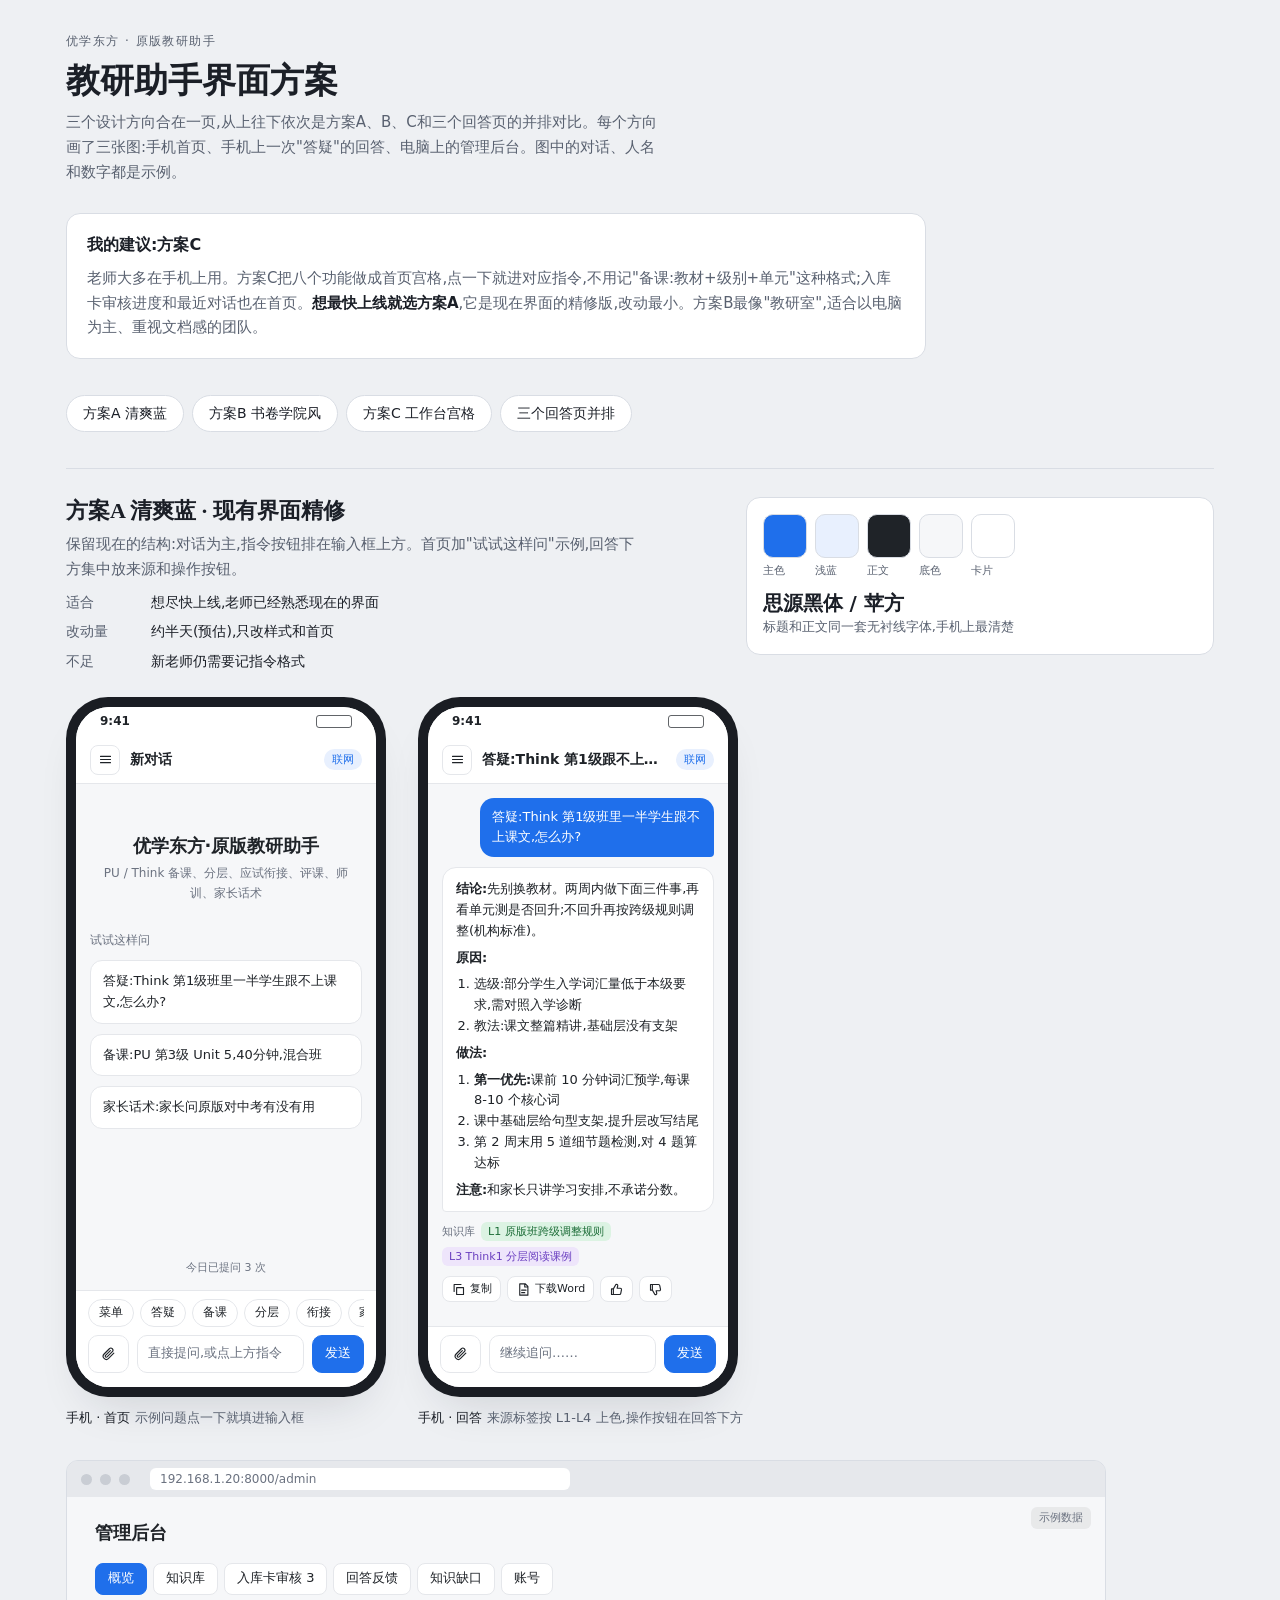
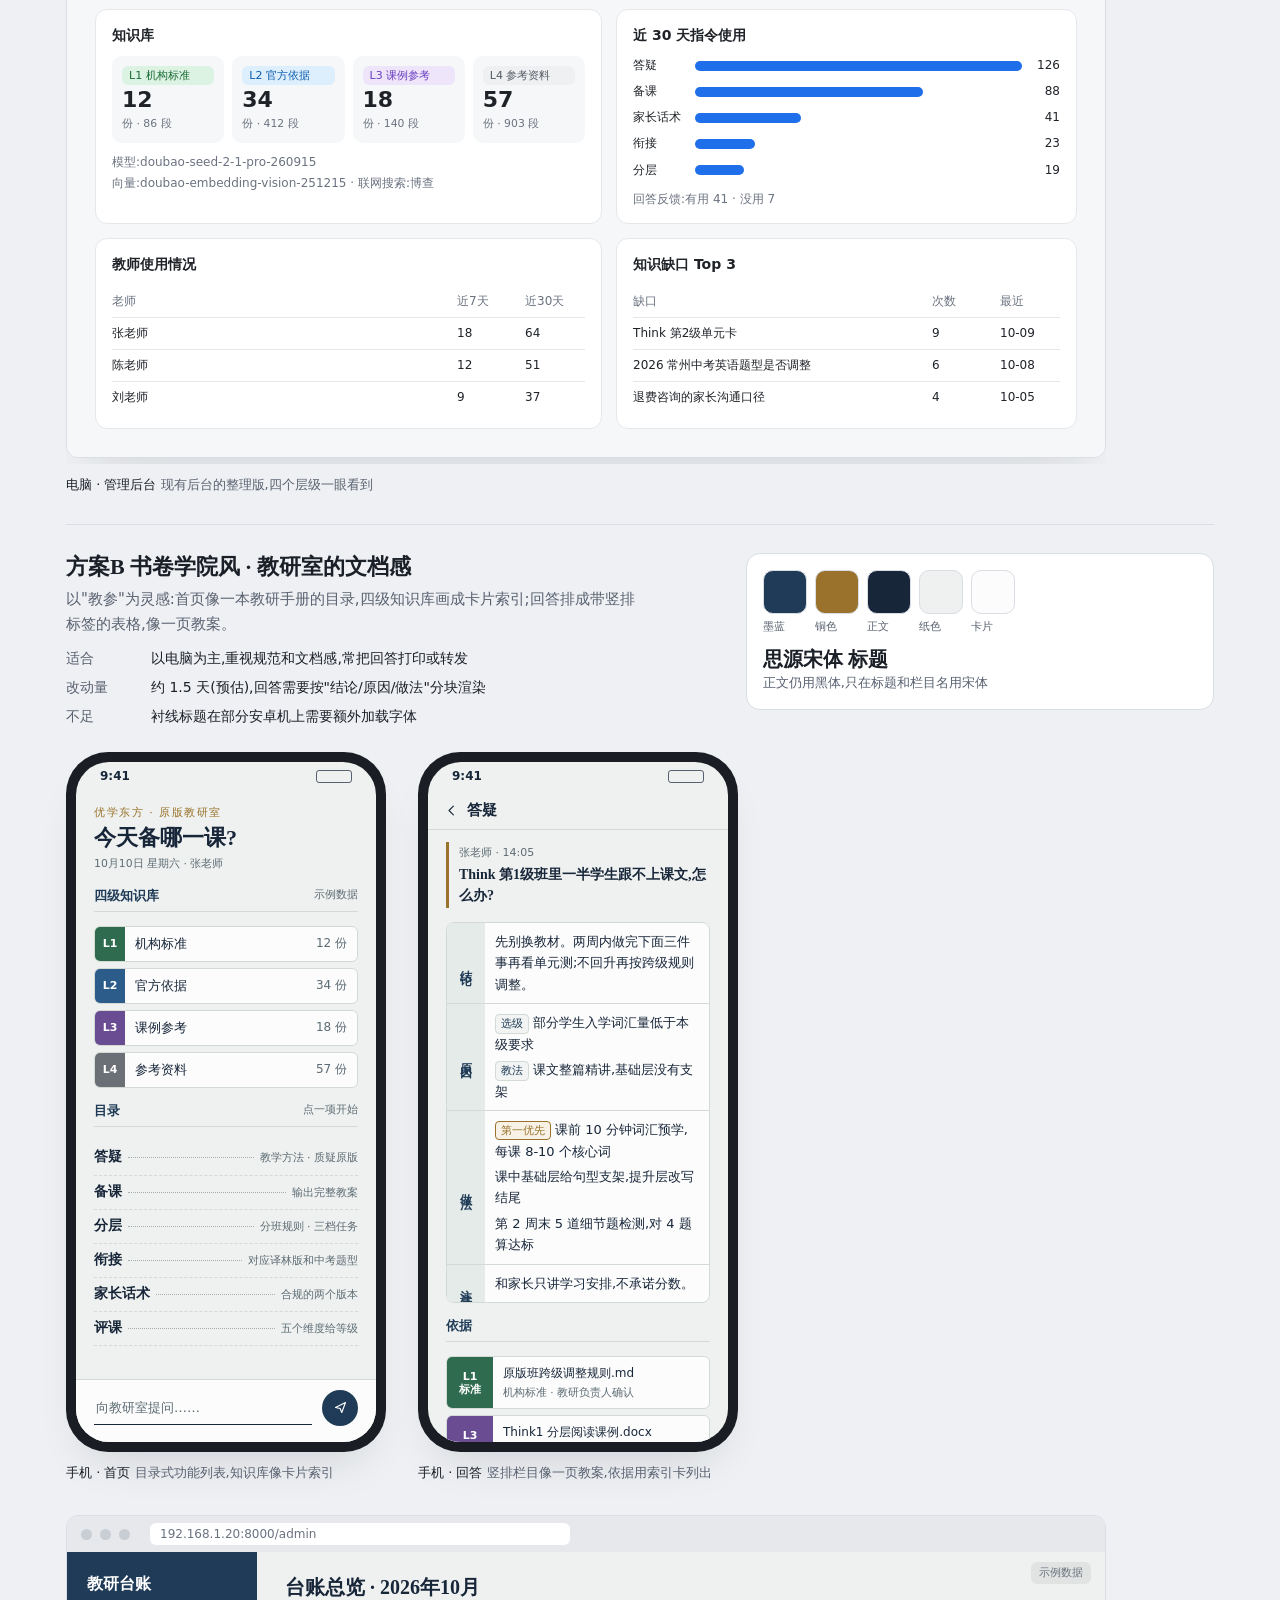
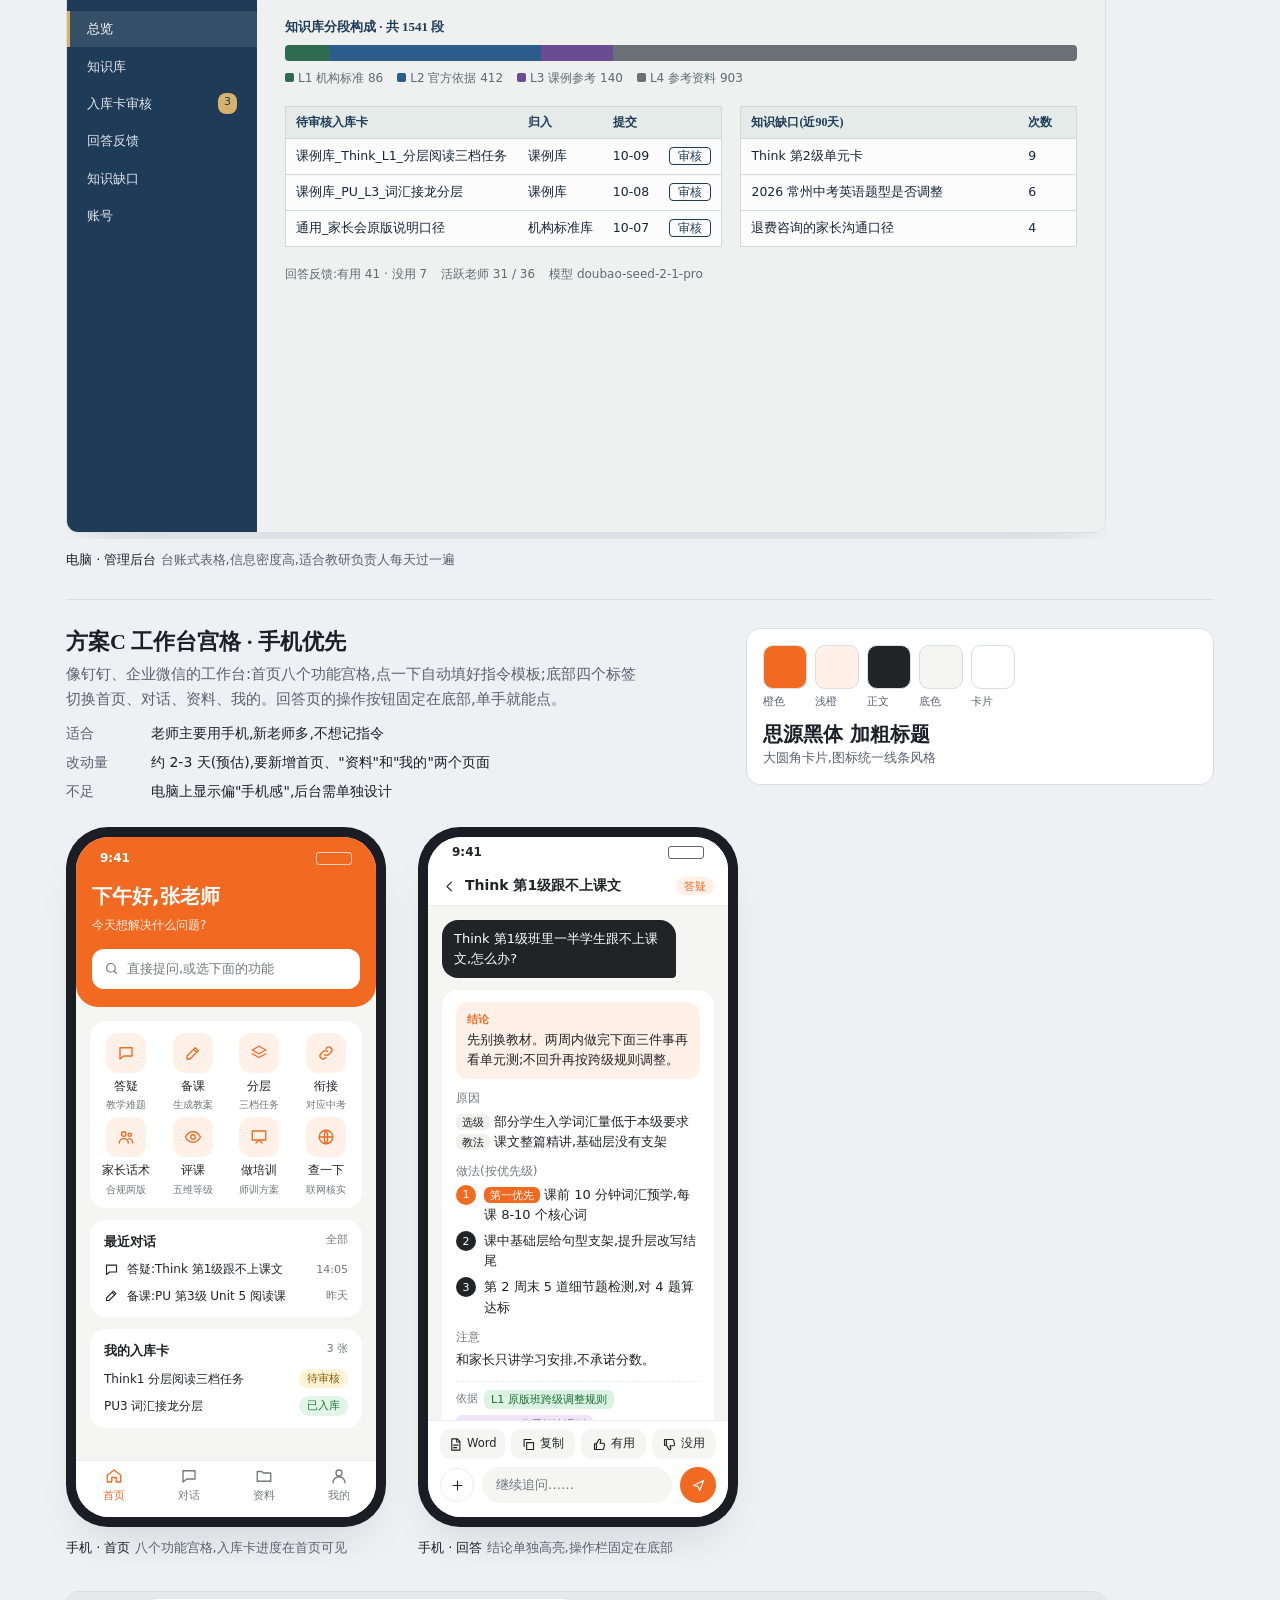
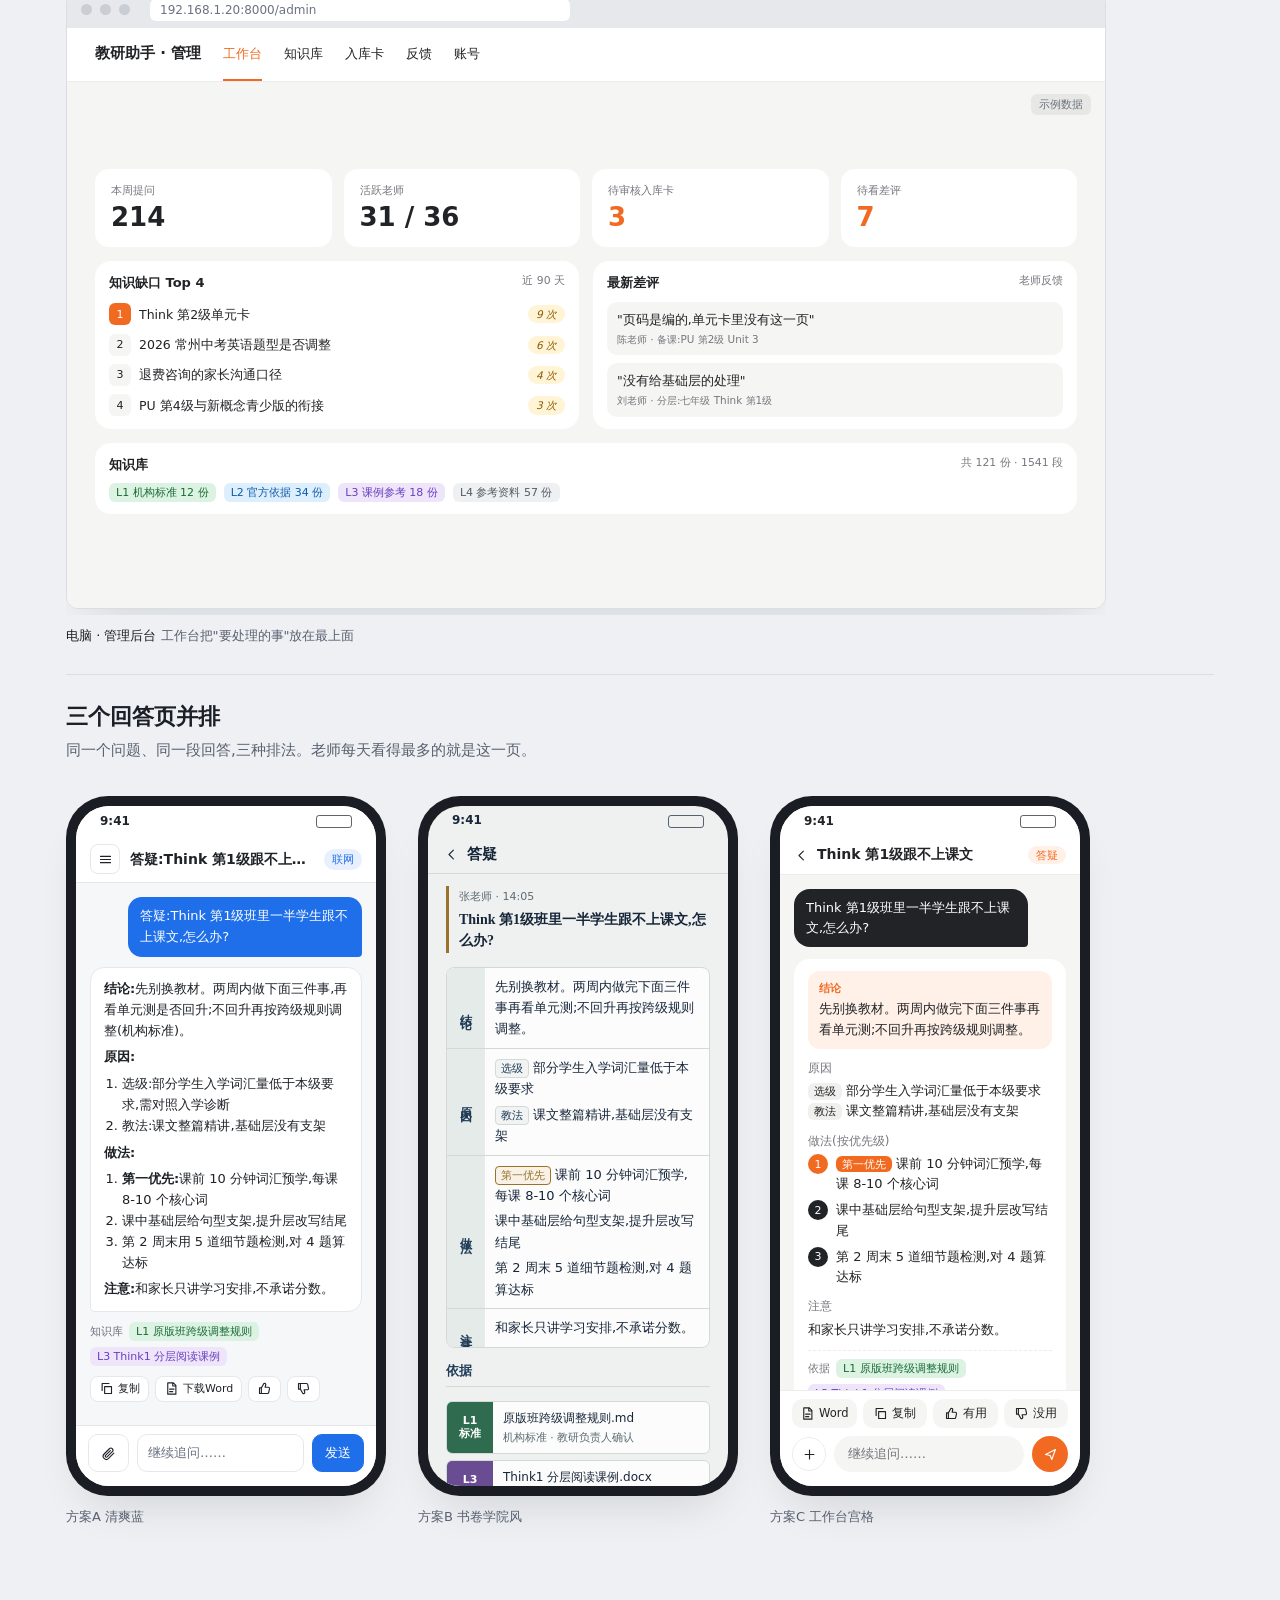
<file: design/界面效果图_合集.html>
<!doctype html>
<html lang="zh-CN">
<head>
<meta charset="utf-8">
<meta name="viewport" content="width=device-width, initial-scale=1, viewport-fit=cover">
<title>教研助手界面方案合集</title>
<style>
/* 布局:页头 → 建议 → 方案标签页;每个方案先一段说明和色板,再排两部手机和一个浏览器窗口 */
:root {
  --bg: #eef0f3;
  --fg: #1b1f27;
  --muted: #596170;
  --line: #d9dde4;
  --card: #ffffff;
  --accent: #2f5bd3;
  --accent-soft: #e3eafc;
  --bezel: #1a1d23;
  --shadow: rgba(20, 28, 45, .18);
  --font-sans: "Noto Sans SC", "PingFang SC", "Microsoft YaHei", "Hiragino Sans GB", system-ui, sans-serif;
  --font-serif: "Noto Serif SC", "Songti SC", "STSong", "SimSun", serif;
}
@media (prefers-color-scheme: dark) {
  :root:not([data-theme="light"]) {
    --bg: #121418; --fg: #e6e8ec; --muted: #9aa1ad; --line: #2a2e36; --card: #1a1d23;
    --accent: #8aa8ff; --accent-soft: #1f2a45; --bezel: #050608; --shadow: rgba(0, 0, 0, .5);
    color-scheme: dark;
  }
}
:root[data-theme="dark"] {
  --bg: #121418; --fg: #e6e8ec; --muted: #9aa1ad; --line: #2a2e36; --card: #1a1d23;
  --accent: #8aa8ff; --accent-soft: #1f2a45; --bezel: #050608; --shadow: rgba(0, 0, 0, .5);
  color-scheme: dark;
}
* { box-sizing: border-box; }
[hidden] { display: none !important; }
body { margin: 0; background: var(--bg); color: var(--fg); font: 15px/1.65 var(--font-sans); }
.wrap { max-width: 1180px; margin: 0 auto; padding-inline: 16px; padding-block: 32px 72px; display: grid; gap: 28px; }

/* 页头 */
.page-head { display: grid; gap: 8px; }
.eyebrow { font-size: 12px; letter-spacing: .12em; color: var(--muted); }
.page-head h1 { margin: 0; font: 700 clamp(24px, 4vw, 34px)/1.25 var(--font-serif); text-wrap: balance; }
.page-head p { margin: 0; color: var(--muted); max-width: 62ch; }
.advice { background: var(--card); border: 1px solid var(--line); border-radius: 14px; padding: 18px 20px; display: grid; gap: 8px; max-width: 860px; }
.advice h2 { margin: 0; font-size: 16px; }
.advice p { margin: 0; color: var(--muted); }
.advice b { color: var(--fg); }

/* 标签页 */
.tabs { display: flex; gap: 8px; flex-wrap: wrap; position: sticky; top: env(safe-area-inset-top, 0px); z-index: 5; background: var(--bg); padding-block: 8px; }
.tab { text-decoration: none; font: inherit; font-size: 14px; border: 1px solid var(--line); background: var(--card); color: var(--fg); border-radius: 999px; padding: 6px 16px; cursor: pointer; }
.tab[aria-selected="true"] { background: var(--accent); border-color: var(--accent); color: #fff; }
.tab:focus-visible { outline: 2px solid var(--accent); outline-offset: 2px; }

/* 方案说明 */
.plan { display: grid; gap: 24px; scroll-margin-top: 64px; padding-top: 28px; border-top: 1px solid var(--line); }
.plan-intro { display: grid; grid-template-columns: minmax(0, 1.4fr) minmax(0, 1fr); gap: 24px; align-items: start; }
.plan-intro h2 { margin: 0 0 6px; font: 700 22px/1.3 var(--font-serif); }
.plan-intro p { margin: 0 0 10px; color: var(--muted); max-width: 60ch; }
.facts { display: grid; gap: 6px; margin: 0; padding: 0; list-style: none; font-size: 14px; }
.facts li { display: grid; grid-template-columns: 5.5em minmax(0, 1fr); gap: 8px; }
.facts span { color: var(--muted); }
.swatches { display: grid; gap: 10px; background: var(--card); border: 1px solid var(--line); border-radius: 14px; padding: 16px; }
.swatch-row { display: flex; gap: 8px; flex-wrap: wrap; }
.sw { display: grid; gap: 4px; font-size: 11px; color: var(--muted); font-variant-numeric: tabular-nums; }
.sw i { display: block; width: 44px; height: 44px; border-radius: 10px; border: 1px solid var(--line); }
.type-sample { font-size: 13px; color: var(--muted); }
.type-sample b { display: block; font-size: 20px; color: var(--fg); line-height: 1.3; }

/* 屏幕排布 */
.screens { display: flex; flex-wrap: wrap; gap: 32px; align-items: flex-start; }
.shot { display: grid; gap: 10px; justify-items: start; min-width: 0; }
.cap { font-size: 13px; color: var(--muted); }
.cap b { color: var(--fg); font-weight: 500; }
.desk { width: 100%; }
.scroll-x { overflow-x: auto; max-width: 100%; padding-bottom: 6px; }

/* 手机外框 */
.phone { width: 320px; max-width: 100%; height: 700px; border-radius: 42px; background: var(--bezel); padding: 10px; box-shadow: 0 24px 48px -24px var(--shadow); flex: none; }
.screen { height: 100%; border-radius: 33px; overflow: hidden; display: flex; flex-direction: column; position: relative; }
.sb { height: 30px; flex: none; display: flex; justify-content: space-between; align-items: center; padding: 0 24px; font-size: 12px; font-weight: 600; }
.sb::after { content: ""; width: 34px; height: 11px; border-radius: 3px; border: 1.5px solid currentColor; opacity: .7; }

/* 浏览器外框 */
.browser { width: 1040px; border-radius: 12px; overflow: hidden; border: 1px solid var(--line); box-shadow: 0 24px 48px -28px var(--shadow); }
.chrome { height: 36px; background: #e6e8ec; display: flex; align-items: center; gap: 8px; padding: 0 14px; }
.chrome i { width: 11px; height: 11px; border-radius: 50%; background: #c9cdd4; }
.chrome span { margin-left: 12px; flex: 1; max-width: 420px; height: 22px; border-radius: 6px; background: #fff; color: #6b7280; font-size: 12px; line-height: 22px; padding: 0 10px; }
.sample { position: absolute; top: 10px; right: 14px; font-size: 11px; padding: 2px 8px; border-radius: 6px; background: rgba(0, 0, 0, .06); color: #6b7280; }

.ic { width: 18px; height: 18px; stroke: currentColor; fill: none; stroke-width: 1.8; stroke-linecap: round; stroke-linejoin: round; flex: none; }
.ic.sm { width: 15px; height: 15px; }

/* 层级标签(各方案通用的语义色) */
.tier { display: inline-flex; align-items: center; gap: 4px; font-size: 11px; line-height: 1; padding: 4px 7px; border-radius: 6px; white-space: nowrap; }
.t1 { background: #dcf3e3; color: #1a6b35; }
.t2 { background: #ddeefc; color: #0b5cad; }
.t3 { background: #eee5fb; color: #6a3fc0; }
.t4 { background: #eef0f2; color: #545b64; }

/* ================= 方案A:清爽蓝 ================= */
.ta { --p: #1f6feb; --p-soft: #e8f0fe; --ink: #1f2328; --mut: #6b7280; --ln: #e5e7eb; --base: #f6f7f9; --pn: #ffffff;
  background: var(--base); color: var(--ink); font: 13px/1.6 var(--font-sans); }
.ta-top { flex: none; display: flex; align-items: center; gap: 10px; padding: 8px 14px; background: var(--pn); border-bottom: 1px solid var(--ln); }
.ta-top b { flex: 1; font-size: 14px; white-space: nowrap; overflow: hidden; text-overflow: ellipsis; }
.ta-iconbtn { width: 30px; height: 30px; border: 1px solid var(--ln); border-radius: 8px; display: grid; place-items: center; }
.ta-badge { font-size: 11px; padding: 2px 8px; border-radius: 999px; background: var(--p-soft); color: var(--p); }
.ta-body { flex: 1; overflow-y: auto; padding: 14px; display: flex; flex-direction: column; gap: 10px; }
.ta-hello { text-align: center; padding: 34px 6px 10px; }
.ta-hello h3 { margin: 0 0 4px; font-size: 18px; }
.ta-hello p { margin: 0; color: var(--mut); font-size: 12px; }
.ta-label { font-size: 12px; color: var(--mut); margin-top: 8px; }
.ta-sugg { background: var(--pn); border: 1px solid var(--ln); border-radius: 12px; padding: 10px 12px; }
.ta-quota { text-align: center; font-size: 11px; color: var(--mut); margin-top: auto; }
.ta-composer { flex: none; background: var(--pn); border-top: 1px solid var(--ln); padding: 8px 12px 14px; display: grid; gap: 8px; }
.ta-chips { display: flex; gap: 6px; overflow: hidden; }
.ta-chips span { flex: none; font-size: 12px; border: 1px solid var(--ln); border-radius: 999px; padding: 3px 10px; }
.ta-input { display: flex; gap: 8px; align-items: center; }
.ta-input .box { flex: 1; border: 1px solid var(--ln); border-radius: 10px; height: 38px; display: flex; align-items: center; padding: 0 10px; color: var(--mut); }
.ta-input .btn { height: 38px; padding: 0 12px; border-radius: 10px; display: grid; place-items: center; border: 1px solid var(--ln); }
.ta-input .btn.pri { background: var(--p); border-color: var(--p); color: #fff; }
.ta-user { align-self: flex-end; max-width: 86%; background: var(--p); color: #fff; border-radius: 14px 14px 4px 14px; padding: 9px 12px; }
.ta-bot { background: var(--pn); border: 1px solid var(--ln); border-radius: 14px 14px 14px 4px; padding: 11px 13px; display: grid; gap: 6px; }
.ta-bot p { margin: 0; }
.ta-bot ol { margin: 0; padding-left: 18px; }
.ta-bot strong { font-weight: 700; }
.ta-meta { display: flex; flex-wrap: wrap; gap: 6px; align-items: center; font-size: 11px; color: var(--mut); }
.ta-act { display: flex; gap: 6px; }
.ta-act span { border: 1px solid var(--ln); border-radius: 8px; padding: 3px 8px; display: inline-flex; gap: 4px; align-items: center; font-size: 11px; color: var(--ink); background: var(--pn); }
/* A 后台 */
.ta-admin { display: grid; grid-template-columns: 1fr; padding: 22px 28px 28px; gap: 14px; min-height: 560px; position: relative; }
.ta-admin h4 { margin: 0; font-size: 18px; }
.ta-tabs { display: flex; gap: 6px; }
.ta-tabs span { border: 1px solid var(--ln); background: var(--pn); border-radius: 8px; padding: 4px 12px; font-size: 13px; }
.ta-tabs span.on { background: var(--p); color: #fff; border-color: var(--p); }
.ta-grid { display: grid; grid-template-columns: 1.1fr 1fr; gap: 14px; }
.ta-card { background: var(--pn); border: 1px solid var(--ln); border-radius: 12px; padding: 14px 16px; display: grid; gap: 10px; align-content: start; }
.ta-card h5 { margin: 0; font-size: 14px; }
.ta-tiers { display: grid; grid-template-columns: repeat(4, 1fr); gap: 8px; }
.ta-stat { background: var(--base); border-radius: 10px; padding: 10px; display: grid; gap: 2px; font-variant-numeric: tabular-nums; }
.ta-stat b { font-size: 22px; line-height: 1.2; }
.ta-stat small { color: var(--mut); }
.bars { display: grid; gap: 7px; font-size: 12px; font-variant-numeric: tabular-nums; }
.bar { display: grid; grid-template-columns: 4.5em minmax(0, 1fr) 2.5em; gap: 8px; align-items: center; }
.bar i { display: block; height: 10px; border-radius: 5px; }
.ta .bar i { background: var(--p); }
.bar em { font-style: normal; text-align: right; }
.ta-cfg { font-size: 12px; color: var(--mut); display: grid; gap: 2px; }
.rows { display: grid; font-size: 12px; font-variant-numeric: tabular-nums; }
.rows div { display: grid; grid-template-columns: minmax(0, 1fr) 5em 5em; gap: 8px; padding: 6px 0; border-bottom: 1px solid var(--ln); }
.rows div:last-child { border-bottom: none; }
.rows .h { color: var(--mut); }

/* ================= 方案B:书卷学院风 ================= */
.tb { --ink: #18263a; --paper: #eef1ef; --sheet: #fbfcfb; --rule: #d3dad6; --mut: #5d6b74; --brass: #9a722b; --deep: #1f3b57;
  background: var(--paper); color: var(--ink); font: 13px/1.65 var(--font-sans); }
.tb .serif { font-family: var(--font-serif); }
.tb-head { flex: none; padding: 12px 18px 10px; display: grid; gap: 2px; }
.tb-eyebrow { font-size: 11px; letter-spacing: .14em; color: var(--brass); }
.tb-head h3 { margin: 0; font: 700 22px/1.3 var(--font-serif); }
.tb-head small { color: var(--mut); }
.tb-body { flex: 1; min-height: 0; overflow-y: auto; padding: 4px 18px 14px; display: flex; flex-direction: column; gap: 14px; }
.tb-body > * { flex: none; }
.tb-sec { font: 600 13px/1.4 var(--font-serif); color: var(--deep); border-bottom: 1px solid var(--rule); padding-bottom: 6px; display: flex; justify-content: space-between; }
.tb-sec small { font-family: var(--font-sans); font-weight: 400; color: var(--mut); font-size: 11px; }
.catalog { display: grid; gap: 6px; }
.cat { display: grid; grid-template-columns: 30px minmax(0, 1fr) auto; align-items: center; background: var(--sheet); border: 1px solid var(--rule); border-radius: 6px; overflow: hidden; font-variant-numeric: tabular-nums; }
.cat b { height: 100%; display: grid; place-items: center; color: #fff; font-size: 11px; font-weight: 700; padding: 8px 0; }
.cat span { padding: 0 10px; }
.cat em { font-style: normal; color: var(--mut); padding-right: 10px; font-size: 12px; }
.c1 { background: #2f6b4f; } .c2 { background: #2c5d8a; } .c3 { background: #6a4c93; } .c4 { background: #6b6f76; }
.toc { display: grid; }
.toc div { display: flex; align-items: baseline; gap: 6px; padding: 7px 0; border-bottom: 1px dashed var(--rule); }
.toc b { font: 600 14px/1.3 var(--font-serif); white-space: nowrap; }
.toc i { flex: 1; border-bottom: 1px dotted var(--mut); transform: translateY(-3px); opacity: .5; min-width: 12px; }
.toc span { color: var(--mut); font-size: 11px; text-align: right; }
.tb-compose { flex: none; padding: 10px 18px 16px; display: flex; gap: 10px; align-items: center; border-top: 1px solid var(--rule); background: var(--sheet); }
.tb-compose .line { flex: 1; border-bottom: 1.5px solid var(--ink); padding: 6px 2px; color: var(--mut); }
.tb-compose .send { width: 36px; height: 36px; border-radius: 50%; background: var(--deep); color: #fff; display: grid; place-items: center; }
.tb-bar { flex: none; display: flex; align-items: center; gap: 8px; padding: 8px 16px; border-bottom: 1px solid var(--rule); font: 600 15px/1.4 var(--font-serif); }
.tb-q { border-left: 3px solid var(--brass); padding: 2px 0 2px 10px; display: grid; gap: 2px; }
.tb-q small { color: var(--mut); font-size: 11px; }
.tb-q p { margin: 0; font: 600 14px/1.5 var(--font-serif); }
.form { background: var(--sheet); border: 1px solid var(--rule); border-radius: 8px; overflow: hidden; }
.form > div { display: grid; grid-template-columns: 38px minmax(0, 1fr); border-bottom: 1px solid var(--rule); }
.form > div:last-child { border-bottom: none; }
.form dt { writing-mode: vertical-rl; letter-spacing: .3em; font: 600 12px/1 var(--font-serif); color: var(--deep); background: #e5ebe8; display: grid; place-items: center; padding: 8px 0; }
.form dd { margin: 0; padding: 8px 10px; display: grid; gap: 4px; }
.form dd p { margin: 0; }
.chip-b { display: inline-block; font-size: 10.5px; border: 1px solid var(--rule); border-radius: 4px; padding: 0 5px; margin-right: 4px; color: var(--deep); background: #f1f4f2; }
.chip-b.first { border-color: var(--brass); color: var(--brass); background: #f8f2e6; }
.cards { display: grid; gap: 6px; }
.icard { display: grid; grid-template-columns: 46px minmax(0, 1fr); background: var(--sheet); border: 1px solid var(--rule); border-radius: 6px; overflow: hidden; font-size: 12px; }
.icard b { color: #fff; display: grid; place-items: center; font-size: 11px; line-height: 1.2; text-align: center; padding: 6px 2px; }
.icard span { padding: 7px 10px; }
.icard small { display: block; color: var(--mut); font-size: 10.5px; }
.tb-acts { display: flex; justify-content: space-between; font-size: 12px; color: var(--deep); padding-top: 2px; }
.tb-acts span { display: inline-flex; gap: 4px; align-items: center; }
/* B 后台 */
.tb-admin { display: grid; grid-template-columns: 190px minmax(0, 1fr); min-height: 580px; position: relative; }
.tb-nav { background: var(--deep); color: #dfe7ee; padding: 22px 0; display: grid; align-content: start; gap: 2px; }
.tb-nav b { font: 700 16px/1.3 var(--font-serif); color: #fff; padding: 0 20px 14px; }
.tb-nav span { padding: 7px 20px; font-size: 13px; display: flex; justify-content: space-between; }
.tb-nav span.on { background: rgba(255, 255, 255, .1); border-left: 3px solid #d6b26a; padding-left: 17px; color: #fff; }
.tb-nav em { font-style: normal; background: #d6b26a; color: var(--deep); border-radius: 8px; font-size: 11px; padding: 0 6px; }
.tb-main { padding: 22px 28px; display: grid; gap: 18px; align-content: start; background: var(--paper); }
.tb-main h4 { margin: 0; font: 700 20px/1.3 var(--font-serif); }
.stack { display: flex; height: 16px; border-radius: 4px; overflow: hidden; }
.legend { display: flex; gap: 14px; font-size: 12px; color: var(--mut); flex-wrap: wrap; font-variant-numeric: tabular-nums; }
.legend i { display: inline-block; width: 9px; height: 9px; border-radius: 2px; margin-right: 4px; }
.ledger { width: 100%; border-collapse: collapse; background: var(--sheet); border: 1px solid var(--rule); font-size: 12.5px; font-variant-numeric: tabular-nums; }
.ledger th { text-align: left; font: 600 12px/1.4 var(--font-serif); color: var(--deep); background: #e5ebe8; padding: 7px 10px; }
.ledger td { padding: 7px 10px; border-top: 1px solid var(--rule); }
.ledger .btn { border: 1px solid var(--deep); color: var(--deep); border-radius: 4px; padding: 1px 8px; font-size: 12px; }
.tb-two { display: grid; grid-template-columns: 1.3fr 1fr; gap: 18px; }

/* ================= 方案C:工作台宫格 ================= */
.tc { --o: #f26a21; --o-soft: #fff1e8; --ink: #222326; --mut: #75777d; --ln: #ececec; --base: #f5f5f3; --pn: #ffffff;
  background: var(--base); color: var(--ink); font: 13px/1.55 var(--font-sans); }
.tc-hero { flex: none; background: var(--o); color: #fff; padding: 6px 16px 18px; display: grid; gap: 4px; border-radius: 0 0 22px 22px; }
.tc-hero .sbw { color: #fff; }
.tc-hero h3 { margin: 4px 0 0; font-size: 20px; }
.tc-hero p { margin: 0; opacity: .9; font-size: 12px; }
.tc-search { margin-top: 10px; background: #fff; color: var(--mut); border-radius: 12px; height: 40px; display: flex; align-items: center; gap: 8px; padding: 0 12px; }
.tc-body { flex: 1; min-height: 0; overflow-y: auto; padding: 14px; display: flex; flex-direction: column; gap: 12px; }
.tc-body > * { flex: none; }
.tiles { display: grid; grid-template-columns: repeat(4, 1fr); gap: 6px; background: var(--pn); border-radius: 16px; padding: 12px 6px; }
.tile { display: grid; justify-items: center; gap: 4px; text-align: center; }
.tile .ib { width: 40px; height: 40px; border-radius: 12px; background: var(--o-soft); color: var(--o); display: grid; place-items: center; }
.tile b { font-size: 12px; font-weight: 500; }
.tile small { font-size: 10px; color: var(--mut); line-height: 1.2; }
.panel { background: var(--pn); border-radius: 16px; padding: 12px 14px; display: grid; gap: 8px; }
.panel h6 { margin: 0; font-size: 13px; display: flex; justify-content: space-between; }
.panel h6 small { font-weight: 400; color: var(--mut); }
.li { display: flex; gap: 8px; align-items: center; font-size: 12px; }
.li span { flex: 1; min-width: 0; white-space: nowrap; overflow: hidden; text-overflow: ellipsis; }
.li em { font-style: normal; font-size: 11px; color: var(--mut); }
.pill { font-size: 10.5px; border-radius: 999px; padding: 1px 8px; white-space: nowrap; }
.pill.wait { background: #fff4d6; color: #8a5a00; }
.pill.ok { background: #e3f5e8; color: #1f7a3c; }
.tabbar { flex: none; display: grid; grid-template-columns: repeat(4, 1fr); background: var(--pn); border-top: 1px solid var(--ln); padding: 6px 0 14px; }
.tabbar span { display: grid; justify-items: center; gap: 2px; font-size: 10.5px; color: var(--mut); }
.tabbar span.on { color: var(--o); }
.tc-bar { flex: none; display: flex; align-items: center; gap: 8px; padding: 8px 14px; background: var(--pn); border-bottom: 1px solid var(--ln); }
.tc-bar b { flex: 1; font-size: 14px; white-space: nowrap; overflow: hidden; text-overflow: ellipsis; }
.tc-bar .pill { background: var(--o-soft); color: var(--o); }
.tc-user { justify-self: end; max-width: 86%; background: var(--ink); color: #fff; border-radius: 16px 16px 4px 16px; padding: 9px 12px; }
.answer { background: var(--pn); border-radius: 16px; padding: 12px 14px; display: grid; gap: 10px; }
.concl { background: var(--o-soft); border-radius: 12px; padding: 9px 11px; }
.concl b { color: var(--o); display: block; font-size: 11px; margin-bottom: 2px; }
.sec h6 { margin: 0 0 4px; font-size: 12px; color: var(--mut); font-weight: 500; }
.sec p { margin: 0; }
.steps { display: grid; gap: 6px; }
.step { display: grid; grid-template-columns: 20px minmax(0, 1fr); gap: 8px; }
.step i { width: 20px; height: 20px; border-radius: 50%; background: var(--ink); color: #fff; font-style: normal; font-size: 11px; display: grid; place-items: center; }
.step.first i { background: var(--o); }
.tagx { display: inline-block; font-size: 10.5px; padding: 0 6px; border-radius: 6px; background: #f0f0ee; color: var(--ink); margin-right: 4px; }
.tagx.hot { background: var(--o); color: #fff; }
.foot { display: flex; flex-wrap: wrap; gap: 6px; align-items: center; font-size: 11px; color: var(--mut); border-top: 1px dashed var(--ln); padding-top: 8px; }
.actbar { flex: none; display: grid; gap: 8px; background: var(--pn); border-top: 1px solid var(--ln); padding: 8px 12px 14px; }
.acts4 { display: grid; grid-template-columns: repeat(4, 1fr); gap: 6px; }
.acts4 span { display: flex; justify-content: center; gap: 4px; align-items: center; font-size: 11.5px; background: var(--base); border-radius: 10px; padding: 6px 0; }
.ask { display: flex; gap: 8px; align-items: center; }
.ask .plus { width: 34px; height: 34px; border-radius: 50%; border: 1px solid var(--ln); display: grid; place-items: center; }
.ask .box { flex: 1; height: 36px; border-radius: 18px; background: var(--base); color: var(--mut); display: flex; align-items: center; padding: 0 14px; }
.ask .go { width: 36px; height: 36px; border-radius: 50%; background: var(--o); color: #fff; display: grid; place-items: center; }
/* C 后台 */
.tc-admin { display: grid; min-height: 580px; position: relative; }
.tc-top { background: var(--pn); border-bottom: 1px solid var(--ln); display: flex; align-items: center; gap: 22px; padding: 0 28px; height: 54px; font-size: 13px; }
.tc-top b { font-size: 15px; }
.tc-top span.on { color: var(--o); font-weight: 500; box-shadow: inset 0 -2px 0 var(--o); padding: 17px 0; }
.tc-main { padding: 20px 28px 26px; display: grid; gap: 14px; align-content: start; }
.kpis { display: grid; grid-template-columns: repeat(4, 1fr); gap: 12px; }
.kpi { background: var(--pn); border-radius: 14px; padding: 14px 16px; display: grid; gap: 2px; font-variant-numeric: tabular-nums; }
.kpi small { color: var(--mut); }
.kpi b { font-size: 26px; line-height: 1.2; }
.kpi.alert b { color: var(--o); }
.tc-cols { display: grid; grid-template-columns: 1fr 1fr; gap: 14px; }
.rank { display: grid; gap: 8px; font-size: 12.5px; }
.rank div { display: grid; grid-template-columns: 22px minmax(0, 1fr) auto; gap: 8px; align-items: center; }
.rank i { font-style: normal; width: 22px; height: 22px; border-radius: 6px; background: var(--base); display: grid; place-items: center; font-size: 11px; font-variant-numeric: tabular-nums; }
.rank div:first-child i { background: var(--o); color: #fff; }
.quote { font-size: 12.5px; display: grid; gap: 2px; padding: 8px 10px; background: var(--base); border-radius: 10px; }
.quote small { color: var(--mut); }

/* 对比 */
.compare { display: flex; flex-wrap: wrap; gap: 32px; }

@media (max-width: 760px) {
  .plan-intro { grid-template-columns: minmax(0, 1fr); }
  .screens { gap: 24px; justify-content: center; }
  .shot { justify-items: center; }
  .desk .shot { justify-items: start; }
}
@media (prefers-reduced-motion: no-preference) {
  .tab { transition: background .15s, color .15s; }
}
</style>
</head>
<body>
<svg width="0" height="0" style="position:absolute" aria-hidden="true">
  <symbol id="i-menu" viewBox="0 0 24 24"><path d="M4 7h16M4 12h16M4 17h16"/></symbol>
  <symbol id="i-clip" viewBox="0 0 24 24"><path d="M20.5 11.5l-8.4 8.4a5 5 0 0 1-7.1-7.1l8.4-8.4a3.3 3.3 0 0 1 4.7 4.7l-8.4 8.4a1.7 1.7 0 0 1-2.4-2.4l7.7-7.7"/></symbol>
  <symbol id="i-send" viewBox="0 0 24 24"><path d="M4 12l16-8-6 16-2.6-6.4z"/></symbol>
  <symbol id="i-up" viewBox="0 0 24 24"><path d="M7 11v9H4v-9zM7 11l4-7a2 2 0 0 1 3 2l-1 4h5a2 2 0 0 1 2 2.3l-1.2 6A2 2 0 0 1 16.8 20H7"/></symbol>
  <symbol id="i-down" viewBox="0 0 24 24"><path d="M7 13V4H4v9zM7 13l4 7a2 2 0 0 0 3-2l-1-4h5a2 2 0 0 0 2-2.3l-1.2-6A2 2 0 0 0 16.8 4H7"/></symbol>
  <symbol id="i-copy" viewBox="0 0 24 24"><path d="M9 9h11v11H9zM5 15V4h11"/></symbol>
  <symbol id="i-doc" viewBox="0 0 24 24"><path d="M6 3h9l4 4v14H6zM14 3v5h5M9 13h7M9 17h5"/></symbol>
  <symbol id="i-globe" viewBox="0 0 24 24"><circle cx="12" cy="12" r="9"/><path d="M3 12h18M12 3c3 3.5 3 14.5 0 18-3-3.5-3-14.5 0-18"/></symbol>
  <symbol id="i-plus" viewBox="0 0 24 24"><path d="M12 5v14M5 12h14"/></symbol>
  <symbol id="i-back" viewBox="0 0 24 24"><path d="M15 5l-7 7 7 7"/></symbol>
  <symbol id="i-chat" viewBox="0 0 24 24"><path d="M4 5h16v11H9l-5 4z"/></symbol>
  <symbol id="i-pen" viewBox="0 0 24 24"><path d="M4 20h4L19 9l-4-4L4 16zM13 7l4 4"/></symbol>
  <symbol id="i-layers" viewBox="0 0 24 24"><path d="M12 3l9 5-9 5-9-5zM3 13l9 5 9-5"/></symbol>
  <symbol id="i-link" viewBox="0 0 24 24"><path d="M10 14a4 4 0 0 0 5.7 0l3-3a4 4 0 0 0-5.7-5.7l-1 1M14 10a4 4 0 0 0-5.7 0l-3 3a4 4 0 0 0 5.7 5.7l1-1"/></symbol>
  <symbol id="i-parent" viewBox="0 0 24 24"><circle cx="9" cy="8" r="3"/><path d="M3 20c0-3.3 2.7-6 6-6s6 2.7 6 6"/><circle cx="17" cy="9" r="2.2"/><path d="M15.5 14.2c3 .2 5.5 2.6 5.5 5.8"/></symbol>
  <symbol id="i-eye" viewBox="0 0 24 24"><path d="M2 12s3.6-7 10-7 10 7 10 7-3.6 7-10 7S2 12 2 12z"/><circle cx="12" cy="12" r="3"/></symbol>
  <symbol id="i-board" viewBox="0 0 24 24"><path d="M3 4h18v12H3zM8 20l4-4 4 4"/></symbol>
  <symbol id="i-search" viewBox="0 0 24 24"><circle cx="11" cy="11" r="7"/><path d="M20 20l-4-4"/></symbol>
  <symbol id="i-home" viewBox="0 0 24 24"><path d="M3 11l9-7 9 7v9h-6v-6H9v6H3z"/></symbol>
  <symbol id="i-folder" viewBox="0 0 24 24"><path d="M3 6h6l2 2h10v11H3z"/></symbol>
  <symbol id="i-user" viewBox="0 0 24 24"><circle cx="12" cy="8" r="4"/><path d="M4 21c0-4.4 3.6-8 8-8s8 3.6 8 8"/></symbol>
</svg>

<div class="wrap">
  <header class="page-head">
    <div class="eyebrow">优学东方 · 原版教研助手</div>
    <h1>教研助手界面方案</h1>
    <p>三个设计方向合在一页,从上往下依次是方案A、B、C和三个回答页的并排对比。每个方向画了三张图:手机首页、手机上一次"答疑"的回答、电脑上的管理后台。图中的对话、人名和数字都是示例。</p>
  </header>

  <section class="advice" aria-label="建议">
    <h2>我的建议:方案C</h2>
    <p>老师大多在手机上用。方案C把八个功能做成首页宫格,点一下就进对应指令,不用记"备课:教材+级别+单元"这种格式;入库卡审核进度和最近对话也在首页。<b>想最快上线就选方案A</b>,它是现在界面的精修版,改动最小。方案B最像"教研室",适合以电脑为主、重视文档感的团队。</p>
  </section>

  <nav class="tabs" aria-label="目录">
    <a class="tab" href="#plan-a">方案A 清爽蓝</a>
    <a class="tab" href="#plan-b">方案B 书卷学院风</a>
    <a class="tab" href="#plan-c">方案C 工作台宫格</a>
    <a class="tab" href="#plan-compare">三个回答页并排</a>
  </nav>

  <!-- ===================== 方案A ===================== -->
  <section class="plan" id="plan-a" aria-labelledby="tab-a">
    <div class="plan-intro">
      <div>
        <h2>方案A 清爽蓝 · 现有界面精修</h2>
        <p>保留现在的结构:对话为主,指令按钮排在输入框上方。首页加"试试这样问"示例,回答下方集中放来源和操作按钮。</p>
        <ul class="facts">
          <li><span>适合</span>想尽快上线,老师已经熟悉现在的界面</li>
          <li><span>改动量</span>约半天(预估),只改样式和首页</li>
          <li><span>不足</span>新老师仍需要记指令格式</li>
        </ul>
      </div>
      <div class="swatches">
        <div class="swatch-row">
          <div class="sw"><i style="background:#1f6feb"></i>主色</div>
          <div class="sw"><i style="background:#e8f0fe"></i>浅蓝</div>
          <div class="sw"><i style="background:#1f2328"></i>正文</div>
          <div class="sw"><i style="background:#f6f7f9"></i>底色</div>
          <div class="sw"><i style="background:#ffffff"></i>卡片</div>
        </div>
        <div class="type-sample"><b style="font-family:var(--font-sans)">思源黑体 / 苹方</b>标题和正文同一套无衬线字体,手机上最清楚</div>
      </div>
    </div>

    <div class="screens">
      <figure class="shot" style="margin:0">
        <div class="phone"><div class="screen ta">
          <div class="sb" style="background:#fff">9:41</div>
          <div class="ta-top"><span class="ta-iconbtn"><svg class="ic sm"><use href="#i-menu"/></svg></span><b>新对话</b><span class="ta-badge">联网</span></div>
          <div class="ta-body">
            <div class="ta-hello"><h3>优学东方·原版教研助手</h3><p>PU / Think 备课、分层、应试衔接、评课、师训、家长话术</p></div>
            <div class="ta-label">试试这样问</div>
            <div class="ta-sugg">答疑:Think 第1级班里一半学生跟不上课文,怎么办?</div>
            <div class="ta-sugg">备课:PU 第3级 Unit 5,40分钟,混合班</div>
            <div class="ta-sugg">家长话术:家长问原版对中考有没有用</div>
            <div class="ta-quota">今日已提问 3 次</div>
          </div>
          <div class="ta-composer">
            <div class="ta-chips"><span>菜单</span><span>答疑</span><span>备课</span><span>分层</span><span>衔接</span><span>家长话术</span></div>
            <div class="ta-input"><span class="btn"><svg class="ic sm"><use href="#i-clip"/></svg></span><span class="box">直接提问,或点上方指令</span><span class="btn pri">发送</span></div>
          </div>
        </div></div>
        <figcaption class="cap"><b>手机 · 首页</b> 示例问题点一下就填进输入框</figcaption>
      </figure>

      <figure class="shot" style="margin:0" data-compare="方案A 清爽蓝">
        <div class="phone"><div class="screen ta">
          <div class="sb" style="background:#fff">9:41</div>
          <div class="ta-top"><span class="ta-iconbtn"><svg class="ic sm"><use href="#i-menu"/></svg></span><b>答疑:Think 第1级跟不上课文</b><span class="ta-badge">联网</span></div>
          <div class="ta-body">
            <div class="ta-user">答疑:Think 第1级班里一半学生跟不上课文,怎么办?</div>
            <div class="ta-bot">
              <p><strong>结论:</strong>先别换教材。两周内做下面三件事,再看单元测是否回升;不回升再按跨级规则调整(机构标准)。</p>
              <p><strong>原因:</strong></p>
              <ol><li>选级:部分学生入学词汇量低于本级要求,需对照入学诊断</li><li>教法:课文整篇精讲,基础层没有支架</li></ol>
              <p><strong>做法:</strong></p>
              <ol><li><strong>第一优先:</strong>课前 10 分钟词汇预学,每课 8-10 个核心词</li><li>课中基础层给句型支架,提升层改写结尾</li><li>第 2 周末用 5 道细节题检测,对 4 题算达标</li></ol>
              <p><strong>注意:</strong>和家长只讲学习安排,不承诺分数。</p>
            </div>
            <div class="ta-meta">知识库 <span class="tier t1">L1 原版班跨级调整规则</span><span class="tier t3">L3 Think1 分层阅读课例</span></div>
            <div class="ta-act"><span><svg class="ic sm"><use href="#i-copy"/></svg>复制</span><span><svg class="ic sm"><use href="#i-doc"/></svg>下载Word</span><span><svg class="ic sm"><use href="#i-up"/></svg></span><span><svg class="ic sm"><use href="#i-down"/></svg></span></div>
          </div>
          <div class="ta-composer">
            <div class="ta-input"><span class="btn"><svg class="ic sm"><use href="#i-clip"/></svg></span><span class="box">继续追问……</span><span class="btn pri">发送</span></div>
          </div>
        </div></div>
        <figcaption class="cap"><b>手机 · 回答</b> 来源标签按 L1-L4 上色,操作按钮在回答下方</figcaption>
      </figure>

      <figure class="shot desk" style="margin:0">
        <div class="scroll-x"><div class="browser">
          <div class="chrome"><i></i><i></i><i></i><span>192.168.1.20:8000/admin</span></div>
          <div class="ta ta-admin">
            <span class="sample">示例数据</span>
            <h4>管理后台</h4>
            <div class="ta-tabs"><span class="on">概览</span><span>知识库</span><span>入库卡审核 3</span><span>回答反馈</span><span>知识缺口</span><span>账号</span></div>
            <div class="ta-grid">
              <div class="ta-card">
                <h5>知识库</h5>
                <div class="ta-tiers">
                  <div class="ta-stat"><span class="tier t1">L1 机构标准</span><b>12</b><small>份 · 86 段</small></div>
                  <div class="ta-stat"><span class="tier t2">L2 官方依据</span><b>34</b><small>份 · 412 段</small></div>
                  <div class="ta-stat"><span class="tier t3">L3 课例参考</span><b>18</b><small>份 · 140 段</small></div>
                  <div class="ta-stat"><span class="tier t4">L4 参考资料</span><b>57</b><small>份 · 903 段</small></div>
                </div>
                <div class="ta-cfg"><span>模型:doubao-seed-2-1-pro-260915</span><span>向量:doubao-embedding-vision-251215 · 联网搜索:博查</span></div>
              </div>
              <div class="ta-card">
                <h5>近 30 天指令使用</h5>
                <div class="bars">
                  <div class="bar"><span>答疑</span><i style="width:100%"></i><em>126</em></div>
                  <div class="bar"><span>备课</span><i style="width:69.8%"></i><em>88</em></div>
                  <div class="bar"><span>家长话术</span><i style="width:32.5%"></i><em>41</em></div>
                  <div class="bar"><span>衔接</span><i style="width:18.3%"></i><em>23</em></div>
                  <div class="bar"><span>分层</span><i style="width:15.1%"></i><em>19</em></div>
                </div>
                <div class="ta-cfg">回答反馈:有用 41 · 没用 7</div>
              </div>
              <div class="ta-card">
                <h5>教师使用情况</h5>
                <div class="rows">
                  <div class="h"><span>老师</span><span>近7天</span><span>近30天</span></div>
                  <div><span>张老师</span><span>18</span><span>64</span></div>
                  <div><span>陈老师</span><span>12</span><span>51</span></div>
                  <div><span>刘老师</span><span>9</span><span>37</span></div>
                </div>
              </div>
              <div class="ta-card">
                <h5>知识缺口 Top 3</h5>
                <div class="rows">
                  <div class="h"><span>缺口</span><span>次数</span><span>最近</span></div>
                  <div><span>Think 第2级单元卡</span><span>9</span><span>10-09</span></div>
                  <div><span>2026 常州中考英语题型是否调整</span><span>6</span><span>10-08</span></div>
                  <div><span>退费咨询的家长沟通口径</span><span>4</span><span>10-05</span></div>
                </div>
              </div>
            </div>
          </div>
        </div></div>
        <figcaption class="cap"><b>电脑 · 管理后台</b> 现有后台的整理版,四个层级一眼看到</figcaption>
      </figure>
    </div>
  </section>

  <!-- ===================== 方案B ===================== -->
  <section class="plan" id="plan-b" aria-labelledby="tab-b">
    <div class="plan-intro">
      <div>
        <h2>方案B 书卷学院风 · 教研室的文档感</h2>
        <p>以"教参"为灵感:首页像一本教研手册的目录,四级知识库画成卡片索引;回答排成带竖排标签的表格,像一页教案。</p>
        <ul class="facts">
          <li><span>适合</span>以电脑为主,重视规范和文档感,常把回答打印或转发</li>
          <li><span>改动量</span>约 1.5 天(预估),回答需要按"结论/原因/做法"分块渲染</li>
          <li><span>不足</span>衬线标题在部分安卓机上需要额外加载字体</li>
        </ul>
      </div>
      <div class="swatches">
        <div class="swatch-row">
          <div class="sw"><i style="background:#1f3b57"></i>墨蓝</div>
          <div class="sw"><i style="background:#9a722b"></i>铜色</div>
          <div class="sw"><i style="background:#18263a"></i>正文</div>
          <div class="sw"><i style="background:#eef1ef"></i>纸色</div>
          <div class="sw"><i style="background:#fbfcfb"></i>卡片</div>
        </div>
        <div class="type-sample"><b style="font-family:var(--font-serif)">思源宋体 标题</b>正文仍用黑体,只在标题和栏目名用宋体</div>
      </div>
    </div>

    <div class="screens">
      <figure class="shot" style="margin:0">
        <div class="phone"><div class="screen tb">
          <div class="sb">9:41</div>
          <div class="tb-head">
            <span class="tb-eyebrow">优学东方 · 原版教研室</span>
            <h3>今天备哪一课?</h3>
            <small>10月10日 星期六 · 张老师</small>
          </div>
          <div class="tb-body">
            <div class="tb-sec">四级知识库<small>示例数据</small></div>
            <div class="catalog">
              <div class="cat"><b class="c1">L1</b><span>机构标准</span><em>12 份</em></div>
              <div class="cat"><b class="c2">L2</b><span>官方依据</span><em>34 份</em></div>
              <div class="cat"><b class="c3">L3</b><span>课例参考</span><em>18 份</em></div>
              <div class="cat"><b class="c4">L4</b><span>参考资料</span><em>57 份</em></div>
            </div>
            <div class="tb-sec">目录<small>点一项开始</small></div>
            <div class="toc">
              <div><b>答疑</b><i></i><span>教学方法 · 质疑原版</span></div>
              <div><b>备课</b><i></i><span>输出完整教案</span></div>
              <div><b>分层</b><i></i><span>分班规则 · 三档任务</span></div>
              <div><b>衔接</b><i></i><span>对应译林版和中考题型</span></div>
              <div><b>家长话术</b><i></i><span>合规的两个版本</span></div>
              <div><b>评课</b><i></i><span>五个维度给等级</span></div>
            </div>
          </div>
          <div class="tb-compose"><span class="line">向教研室提问……</span><span class="send"><svg class="ic sm"><use href="#i-send"/></svg></span></div>
        </div></div>
        <figcaption class="cap"><b>手机 · 首页</b> 目录式功能列表,知识库像卡片索引</figcaption>
      </figure>

      <figure class="shot" style="margin:0" data-compare="方案B 书卷学院风">
        <div class="phone"><div class="screen tb">
          <div class="sb">9:41</div>
          <div class="tb-bar"><svg class="ic sm"><use href="#i-back"/></svg>答疑</div>
          <div class="tb-body" style="padding-top:12px">
            <div class="tb-q"><small>张老师 · 14:05</small><p>Think 第1级班里一半学生跟不上课文,怎么办?</p></div>
            <dl class="form" style="margin:0">
              <div><dt>结论</dt><dd><p>先别换教材。两周内做完下面三件事再看单元测;不回升再按跨级规则调整。</p></dd></div>
              <div><dt>原因</dt><dd><p><span class="chip-b">选级</span>部分学生入学词汇量低于本级要求</p><p><span class="chip-b">教法</span>课文整篇精讲,基础层没有支架</p></dd></div>
              <div><dt>做法</dt><dd><p><span class="chip-b first">第一优先</span>课前 10 分钟词汇预学,每课 8-10 个核心词</p><p>课中基础层给句型支架,提升层改写结尾</p><p>第 2 周末 5 道细节题检测,对 4 题算达标</p></dd></div>
              <div><dt>注意</dt><dd><p>和家长只讲学习安排,不承诺分数。</p></dd></div>
            </dl>
            <div class="tb-sec">依据</div>
            <div class="cards">
              <div class="icard"><b class="c1">L1<br>标准</b><span>原版班跨级调整规则.md<small>机构标准 · 教研负责人确认</small></span></div>
              <div class="icard"><b class="c3">L3<br>课例</b><span>Think1 分层阅读课例.docx<small>课例参考</small></span></div>
            </div>
            <div class="tb-acts"><span><svg class="ic sm"><use href="#i-doc"/></svg>下载 Word</span><span><svg class="ic sm"><use href="#i-copy"/></svg>复制</span><span><svg class="ic sm"><use href="#i-up"/></svg>有用</span><span><svg class="ic sm"><use href="#i-down"/></svg>没用</span></div>
          </div>
        </div></div>
        <figcaption class="cap"><b>手机 · 回答</b> 竖排栏目像一页教案,依据用索引卡列出</figcaption>
      </figure>

      <figure class="shot desk" style="margin:0">
        <div class="scroll-x"><div class="browser">
          <div class="chrome"><i></i><i></i><i></i><span>192.168.1.20:8000/admin</span></div>
          <div class="tb tb-admin">
            <span class="sample">示例数据</span>
            <nav class="tb-nav"><b>教研台账</b><span class="on">总览</span><span>知识库</span><span>入库卡审核 <em>3</em></span><span>回答反馈</span><span>知识缺口</span><span>账号</span></nav>
            <div class="tb-main">
              <h4>台账总览 · 2026年10月</h4>
              <div style="display:grid;gap:8px">
                <div class="tb-sec" style="border:none;padding:0">知识库分段构成 · 共 1541 段</div>
                <div class="stack"><i class="c1" style="width:5.6%"></i><i class="c2" style="width:26.7%"></i><i class="c3" style="width:9.1%"></i><i class="c4" style="width:58.6%"></i></div>
                <div class="legend"><span><i class="c1"></i>L1 机构标准 86</span><span><i class="c2"></i>L2 官方依据 412</span><span><i class="c3"></i>L3 课例参考 140</span><span><i class="c4"></i>L4 参考资料 903</span></div>
              </div>
              <div class="tb-two">
                <table class="ledger">
                  <thead><tr><th>待审核入库卡</th><th>归入</th><th>提交</th><th></th></tr></thead>
                  <tbody>
                    <tr><td>课例库_Think_L1_分层阅读三档任务</td><td>课例库</td><td>10-09</td><td><span class="btn">审核</span></td></tr>
                    <tr><td>课例库_PU_L3_词汇接龙分层</td><td>课例库</td><td>10-08</td><td><span class="btn">审核</span></td></tr>
                    <tr><td>通用_家长会原版说明口径</td><td>机构标准库</td><td>10-07</td><td><span class="btn">审核</span></td></tr>
                  </tbody>
                </table>
                <table class="ledger">
                  <thead><tr><th>知识缺口(近90天)</th><th>次数</th></tr></thead>
                  <tbody>
                    <tr><td>Think 第2级单元卡</td><td>9</td></tr>
                    <tr><td>2026 常州中考英语题型是否调整</td><td>6</td></tr>
                    <tr><td>退费咨询的家长沟通口径</td><td>4</td></tr>
                  </tbody>
                </table>
              </div>
              <div class="legend" style="color:var(--mut)"><span>回答反馈:有用 41 · 没用 7</span><span>活跃老师 31 / 36</span><span>模型 doubao-seed-2-1-pro</span></div>
            </div>
          </div>
        </div></div>
        <figcaption class="cap"><b>电脑 · 管理后台</b> 台账式表格,信息密度高,适合教研负责人每天过一遍</figcaption>
      </figure>
    </div>
  </section>

  <!-- ===================== 方案C ===================== -->
  <section class="plan" id="plan-c" aria-labelledby="tab-c">
    <div class="plan-intro">
      <div>
        <h2>方案C 工作台宫格 · 手机优先</h2>
        <p>像钉钉、企业微信的工作台:首页八个功能宫格,点一下自动填好指令模板;底部四个标签切换首页、对话、资料、我的。回答页的操作按钮固定在底部,单手就能点。</p>
        <ul class="facts">
          <li><span>适合</span>老师主要用手机,新老师多,不想记指令</li>
          <li><span>改动量</span>约 2-3 天(预估),要新增首页、"资料"和"我的"两个页面</li>
          <li><span>不足</span>电脑上显示偏"手机感",后台需单独设计</li>
        </ul>
      </div>
      <div class="swatches">
        <div class="swatch-row">
          <div class="sw"><i style="background:#f26a21"></i>橙色</div>
          <div class="sw"><i style="background:#fff1e8"></i>浅橙</div>
          <div class="sw"><i style="background:#222326"></i>正文</div>
          <div class="sw"><i style="background:#f5f5f3"></i>底色</div>
          <div class="sw"><i style="background:#ffffff"></i>卡片</div>
        </div>
        <div class="type-sample"><b style="font-family:var(--font-sans);font-weight:700">思源黑体 加粗标题</b>大圆角卡片,图标统一线条风格</div>
      </div>
    </div>

    <div class="screens">
      <figure class="shot" style="margin:0">
        <div class="phone"><div class="screen tc">
          <div class="tc-hero">
            <div class="sb sbw" style="padding:0 8px">9:41</div>
            <h3>下午好,张老师</h3>
            <p>今天想解决什么问题?</p>
            <div class="tc-search"><svg class="ic sm"><use href="#i-search"/></svg>直接提问,或选下面的功能</div>
          </div>
          <div class="tc-body">
            <div class="tiles">
              <div class="tile"><span class="ib"><svg class="ic"><use href="#i-chat"/></svg></span><b>答疑</b><small>教学难题</small></div>
              <div class="tile"><span class="ib"><svg class="ic"><use href="#i-pen"/></svg></span><b>备课</b><small>生成教案</small></div>
              <div class="tile"><span class="ib"><svg class="ic"><use href="#i-layers"/></svg></span><b>分层</b><small>三档任务</small></div>
              <div class="tile"><span class="ib"><svg class="ic"><use href="#i-link"/></svg></span><b>衔接</b><small>对应中考</small></div>
              <div class="tile"><span class="ib"><svg class="ic"><use href="#i-parent"/></svg></span><b>家长话术</b><small>合规两版</small></div>
              <div class="tile"><span class="ib"><svg class="ic"><use href="#i-eye"/></svg></span><b>评课</b><small>五维等级</small></div>
              <div class="tile"><span class="ib"><svg class="ic"><use href="#i-board"/></svg></span><b>做培训</b><small>师训方案</small></div>
              <div class="tile"><span class="ib"><svg class="ic"><use href="#i-globe"/></svg></span><b>查一下</b><small>联网核实</small></div>
            </div>
            <div class="panel">
              <h6>最近对话<small>全部</small></h6>
              <div class="li"><svg class="ic sm"><use href="#i-chat"/></svg><span>答疑:Think 第1级跟不上课文</span><em>14:05</em></div>
              <div class="li"><svg class="ic sm"><use href="#i-pen"/></svg><span>备课:PU 第3级 Unit 5 阅读课</span><em>昨天</em></div>
            </div>
            <div class="panel">
              <h6>我的入库卡<small>3 张</small></h6>
              <div class="li"><span>Think1 分层阅读三档任务</span><em class="pill wait">待审核</em></div>
              <div class="li"><span>PU3 词汇接龙分层</span><em class="pill ok">已入库</em></div>
            </div>
          </div>
          <div class="tabbar"><span class="on"><svg class="ic"><use href="#i-home"/></svg>首页</span><span><svg class="ic"><use href="#i-chat"/></svg>对话</span><span><svg class="ic"><use href="#i-folder"/></svg>资料</span><span><svg class="ic"><use href="#i-user"/></svg>我的</span></div>
        </div></div>
        <figcaption class="cap"><b>手机 · 首页</b> 八个功能宫格,入库卡进度在首页可见</figcaption>
      </figure>

      <figure class="shot" style="margin:0" data-compare="方案C 工作台宫格">
        <div class="phone"><div class="screen tc">
          <div class="sb" style="background:#fff">9:41</div>
          <div class="tc-bar"><svg class="ic sm"><use href="#i-back"/></svg><b>Think 第1级跟不上课文</b><span class="pill">答疑</span></div>
          <div class="tc-body">
            <div class="tc-user">Think 第1级班里一半学生跟不上课文,怎么办?</div>
            <div class="answer">
              <div class="concl"><b>结论</b>先别换教材。两周内做完下面三件事再看单元测;不回升再按跨级规则调整。</div>
              <div class="sec"><h6>原因</h6><p><span class="tagx">选级</span>部分学生入学词汇量低于本级要求</p><p><span class="tagx">教法</span>课文整篇精讲,基础层没有支架</p></div>
              <div class="sec"><h6>做法(按优先级)</h6>
                <div class="steps">
                  <div class="step first"><i>1</i><p><span class="tagx hot">第一优先</span>课前 10 分钟词汇预学,每课 8-10 个核心词</p></div>
                  <div class="step"><i>2</i><p>课中基础层给句型支架,提升层改写结尾</p></div>
                  <div class="step"><i>3</i><p>第 2 周末 5 道细节题检测,对 4 题算达标</p></div>
                </div>
              </div>
              <div class="sec"><h6>注意</h6><p>和家长只讲学习安排,不承诺分数。</p></div>
              <div class="foot">依据 <span class="tier t1">L1 原版班跨级调整规则</span><span class="tier t3">L3 Think1 分层阅读课例</span></div>
            </div>
          </div>
          <div class="actbar">
            <div class="acts4"><span><svg class="ic sm"><use href="#i-doc"/></svg>Word</span><span><svg class="ic sm"><use href="#i-copy"/></svg>复制</span><span><svg class="ic sm"><use href="#i-up"/></svg>有用</span><span><svg class="ic sm"><use href="#i-down"/></svg>没用</span></div>
            <div class="ask"><span class="plus"><svg class="ic sm"><use href="#i-plus"/></svg></span><span class="box">继续追问……</span><span class="go"><svg class="ic sm"><use href="#i-send"/></svg></span></div>
          </div>
        </div></div>
        <figcaption class="cap"><b>手机 · 回答</b> 结论单独高亮,操作栏固定在底部</figcaption>
      </figure>

      <figure class="shot desk" style="margin:0">
        <div class="scroll-x"><div class="browser">
          <div class="chrome"><i></i><i></i><i></i><span>192.168.1.20:8000/admin</span></div>
          <div class="tc tc-admin">
            <span class="sample" style="top:66px">示例数据</span>
            <div class="tc-top"><b>教研助手 · 管理</b><span class="on">工作台</span><span>知识库</span><span>入库卡</span><span>反馈</span><span>账号</span></div>
            <div class="tc-main">
              <div class="kpis">
                <div class="kpi"><small>本周提问</small><b>214</b></div>
                <div class="kpi"><small>活跃老师</small><b>31 / 36</b></div>
                <div class="kpi alert"><small>待审核入库卡</small><b>3</b></div>
                <div class="kpi alert"><small>待看差评</small><b>7</b></div>
              </div>
              <div class="tc-cols">
                <div class="panel">
                  <h6>知识缺口 Top 4<small>近 90 天</small></h6>
                  <div class="rank">
                    <div><i>1</i><span>Think 第2级单元卡</span><em class="pill wait">9 次</em></div>
                    <div><i>2</i><span>2026 常州中考英语题型是否调整</span><em class="pill wait">6 次</em></div>
                    <div><i>3</i><span>退费咨询的家长沟通口径</span><em class="pill wait">4 次</em></div>
                    <div><i>4</i><span>PU 第4级与新概念青少版的衔接</span><em class="pill wait">3 次</em></div>
                  </div>
                </div>
                <div class="panel">
                  <h6>最新差评<small>老师反馈</small></h6>
                  <div class="quote">"页码是编的,单元卡里没有这一页"<small>陈老师 · 备课:PU 第2级 Unit 3</small></div>
                  <div class="quote">"没有给基础层的处理"<small>刘老师 · 分层:七年级 Think 第1级</small></div>
                </div>
              </div>
              <div class="panel">
                <h6>知识库<small>共 121 份 · 1541 段</small></h6>
                <div style="display:flex;gap:8px;flex-wrap:wrap"><span class="tier t1">L1 机构标准 12 份</span><span class="tier t2">L2 官方依据 34 份</span><span class="tier t3">L3 课例参考 18 份</span><span class="tier t4">L4 参考资料 57 份</span></div>
              </div>
            </div>
          </div>
        </div></div>
        <figcaption class="cap"><b>电脑 · 管理后台</b> 工作台把"要处理的事"放在最上面</figcaption>
      </figure>
    </div>
  </section>

  <!-- ===================== 并排对比 ===================== -->
  <section class="plan" id="plan-compare" aria-labelledby="tab-compare">
    <div class="plan-intro">
      <div>
        <h2>三个回答页并排</h2>
        <p>同一个问题、同一段回答,三种排法。老师每天看得最多的就是这一页。</p>
      </div>
    </div>
    <div class="compare" id="compare"></div>
  </section>
</div>

<script>
document.querySelectorAll("[data-compare]").forEach(function (shot) {
  var copy = shot.cloneNode(true);
  copy.removeAttribute("data-compare");
  copy.querySelector(".cap").textContent = shot.getAttribute("data-compare");
  document.getElementById("compare").appendChild(copy);
});
</script>
</body>
</html>
</file>
